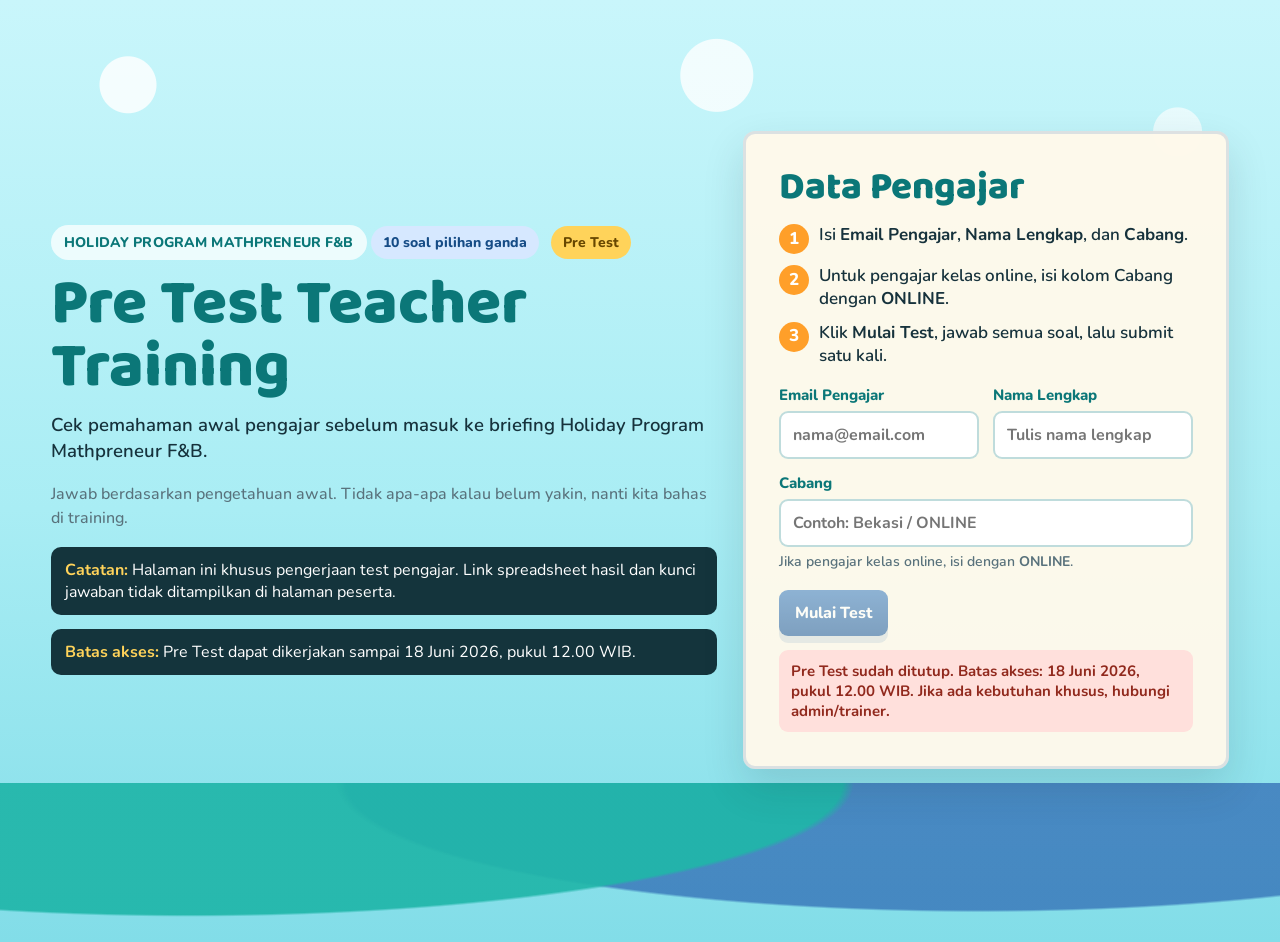
<file: index.html>
<!doctype html>
<html lang="id">
<head>
  <meta charset="utf-8">
  <meta name="viewport" content="width=device-width, initial-scale=1">
  <title>Pre Test Teacher Training</title>
  <style>
@import url('https://fonts.googleapis.com/css2?family=Baloo+2:wght@600;700;800&family=Nunito:wght@400;500;600;700;800&display=swap');
:root {
  --teal: #0b7778;
  --teal-2: #12a6a0;
  --blue: #2d67b2;
  --navy: #15343d;
  --ink: #16323c;
  --muted: #59727c;
  --cream: #fff9eb;
  --paper: #fffdf6;
  --yellow: #ffd35a;
  --orange: #ff9f29;
  --mint: #dff6df;
  --rose: #ffe2d7;
  --line: rgba(18, 91, 107, .18);
  --shadow: 0 18px 42px rgba(22, 50, 59, .14);
}
* { box-sizing: border-box; }
html { scroll-behavior: smooth; }
body {
  margin: 0;
  min-height: 100vh;
  color: var(--ink);
  font-family: "Nunito", system-ui, -apple-system, BlinkMacSystemFont, "Segoe UI", sans-serif;
  background:
    radial-gradient(circle at 10% 9%, rgba(255,255,255,.82) 0 28px, transparent 29px),
    radial-gradient(circle at 56% 8%, rgba(255,255,255,.78) 0 36px, transparent 37px),
    radial-gradient(circle at 92% 14%, rgba(255,255,255,.62) 0 24px, transparent 25px),
    linear-gradient(180deg, #c9f6fb 0%, #a9edf4 54%, #82dde8 100%);
}
body::before {
  content: "";
  position: fixed;
  inset: auto -5vw -5vh -5vw;
  height: 18vh;
  background:
    radial-gradient(80% 140% at 18% 0%, rgba(32, 181, 168, .92) 0 58%, transparent 59%),
    radial-gradient(80% 140% at 74% 0%, rgba(45, 103, 178, .72) 0 56%, transparent 57%);
  pointer-events: none;
  z-index: 0;
}
main { position: relative; z-index: 1; }
h1, h2, h3, p { margin-top: 0; }
h1, h2, h3 {
  font-family: "Baloo 2", "Nunito", system-ui, sans-serif;
  letter-spacing: 0;
}
h1 {
  margin-bottom: 12px;
  color: var(--teal);
  font-size: clamp(40px, 5vw, 66px);
  line-height: .98;
  font-weight: 800;
}
h2 {
  margin-bottom: 12px;
  color: var(--teal);
  font-size: clamp(28px, 3vw, 42px);
  line-height: 1.06;
  font-weight: 800;
}
h3 {
  margin-bottom: 8px;
  color: var(--blue);
  font-size: clamp(20px, 1.55vw, 26px);
  line-height: 1.16;
  font-weight: 800;
}
a { color: inherit; }
.shell { padding: 34px clamp(18px, 4vw, 66px) 76px; }
.hero {
  min-height: calc(100vh - 68px);
  display: grid;
  grid-template-columns: minmax(0, 1.04fr) minmax(320px, .76fr);
  gap: 26px;
  align-items: center;
}
.card, .panel, .question, .metric {
  background: rgba(255, 249, 235, .96);
  border: 3px solid rgba(45, 103, 178, .16);
  border-radius: 12px;
  box-shadow: var(--shadow);
}
.panel { padding: clamp(22px, 2.6vw, 34px); }
.card { padding: 22px; }
.lead {
  max-width: 790px;
  font-size: clamp(18px, 1.45vw, 23px);
  line-height: 1.42;
  font-weight: 600;
}
.text {
  color: var(--muted);
  font-size: clamp(16px, 1.05vw, 19px);
  line-height: 1.48;
  font-weight: 500;
}
.eyebrow {
  display: inline-flex;
  width: fit-content;
  align-items: center;
  margin: 0 0 14px;
  padding: 8px 13px;
  border-radius: 999px;
  background: rgba(255, 255, 255, .74);
  color: var(--teal);
  font-size: 14px;
  font-weight: 800;
  letter-spacing: .01em;
  text-transform: uppercase;
}
.tag {
  display: inline-flex;
  width: fit-content;
  align-items: center;
  margin: 0 8px 10px 0;
  padding: 7px 12px;
  border-radius: 999px;
  background: var(--yellow);
  color: #674700;
  font-size: 14px;
  font-weight: 800;
}
.tag.blue { background: #d6e8ff; color: #164c86; }
.tag.green { background: var(--mint); color: #246a2a; }
.tag.orange { background: #ffe3b0; color: #744300; }
.steps {
  display: grid;
  gap: 11px;
  margin: 16px 0 0;
  padding: 0;
  list-style: none;
}
.steps li {
  display: flex;
  gap: 10px;
  align-items: flex-start;
  font-size: 17px;
  line-height: 1.34;
  font-weight: 600;
}
.steps span {
  flex: 0 0 30px;
  width: 30px;
  height: 30px;
  display: grid;
  place-items: center;
  border-radius: 50%;
  background: var(--orange);
  color: white;
  font-weight: 800;
}
.form-grid {
  display: grid;
  grid-template-columns: repeat(2, minmax(0, 1fr));
  gap: 14px;
  margin-top: 18px;
}
.field.full { grid-column: 1 / -1; }
.field label {
  display: block;
  margin-bottom: 6px;
  color: var(--teal);
  font-size: 15px;
  font-weight: 800;
}
.field input, .field select {
  width: 100%;
  min-height: 48px;
  padding: 10px 12px;
  border: 2px solid rgba(11, 119, 120, .26);
  border-radius: 9px;
  background: white;
  color: var(--ink);
  font: 700 16px "Nunito", system-ui, sans-serif;
  outline: none;
}
.field input:focus, .field select:focus { border-color: var(--teal); box-shadow: 0 0 0 4px rgba(18, 166, 160, .14); }
.hint {
  margin: 6px 0 0;
  color: var(--muted);
  font-size: 14px;
  line-height: 1.32;
  font-weight: 600;
}
.button-row {
  display: flex;
  flex-wrap: wrap;
  gap: 10px;
  align-items: center;
  margin-top: 18px;
}
.button {
  display: inline-flex;
  align-items: center;
  justify-content: center;
  min-height: 46px;
  padding: 11px 16px;
  border: 0;
  border-radius: 9px;
  background: linear-gradient(180deg, #3f7fc2, #245f9f);
  color: white;
  font: 800 16px "Nunito", system-ui, sans-serif;
  text-decoration: none;
  cursor: pointer;
  box-shadow: 0 7px 0 rgba(36, 95, 159, .18);
}
.button.secondary { background: linear-gradient(180deg, #26b6aa, #158b89); box-shadow: 0 7px 0 rgba(21, 139, 137, .18); }
.button.light { background: #fff; color: var(--teal); border: 2px solid rgba(11,119,120,.28); box-shadow: none; }
.button.warn { background: linear-gradient(180deg, #ffb743, #f29420); color: #3e2900; box-shadow: 0 7px 0 rgba(242,148,32,.18); }
.button:disabled { opacity: .58; cursor: not-allowed; }
.status {
  display: none;
  margin-top: 14px;
  padding: 11px 12px;
  border-radius: 9px;
  font-size: 15px;
  line-height: 1.35;
  font-weight: 700;
}
.status.show { display: block; }
.status.warn { background: #fff1b8; color: #725000; }
.status.ok { background: #dcf8de; color: #17641d; }
.status.err { background: #ffe0dc; color: #91291d; }
.hidden { display: none !important; }
.quiz-head {
  display: flex;
  flex-wrap: wrap;
  gap: 8px;
  margin-bottom: 14px;
}
.pill {
  display: inline-flex;
  padding: 7px 11px;
  border-radius: 999px;
  background: #e1f6ff;
  color: var(--blue);
  font-size: 14px;
  font-weight: 800;
}
.question {
  margin: 16px 0;
  padding: 20px;
}
.question h3 {
  color: var(--teal);
  font-size: clamp(20px, 1.4vw, 24px);
  line-height: 1.22;
}
.option {
  display: flex;
  gap: 10px;
  align-items: flex-start;
  margin: 10px 0;
  padding: 12px 14px;
  border: 2px solid rgba(45, 103, 178, .14);
  border-radius: 10px;
  background: rgba(255,255,255,.8);
  font-size: clamp(16px, 1vw, 18px);
  line-height: 1.36;
  font-weight: 500;
  cursor: pointer;
}
.option:hover { border-color: rgba(11,119,120,.34); background: #fff; }
.option input { flex: 0 0 auto; margin-top: 4px; transform: scale(1.08); }
.option strong { color: var(--blue); }
.grid {
  display: grid;
  grid-template-columns: repeat(3, minmax(0, 1fr));
  gap: 16px;
}
.section { padding: 26px 0 0; }
.metrics {
  display: grid;
  grid-template-columns: repeat(4, minmax(0, 1fr));
  gap: 14px;
  margin: 18px 0;
}
.metric { padding: 18px; text-align: center; }
.metric strong {
  display: block;
  color: var(--teal);
  font-family: "Baloo 2", "Nunito", system-ui, sans-serif;
  font-size: 42px;
  line-height: 1;
  font-weight: 800;
}
.metric span { color: var(--blue); font-weight: 800; }
.filters {
  display: grid;
  grid-template-columns: repeat(3, minmax(160px, 1fr));
  gap: 12px;
}
.table-wrap {
  overflow-x: auto;
  margin-top: 16px;
  border-radius: 12px;
  box-shadow: var(--shadow);
}
table {
  width: 100%;
  min-width: 940px;
  border-collapse: collapse;
  background: rgba(255, 249, 235, .98);
}
th, td {
  padding: 11px 12px;
  border: 2px solid rgba(11,119,120,.14);
  text-align: left;
  vertical-align: top;
  font-size: 14px;
  line-height: 1.3;
  font-weight: 500;
}
th { background: var(--blue); color: white; font-weight: 800; }
td strong { color: var(--teal); }
.answer-block { margin-top: 16px; }
.answer-block ol { margin: 0; padding-left: 24px; }
.answer-block li {
  margin: 9px 0;
  font-size: 16px;
  line-height: 1.36;
  font-weight: 500;
}
.answer-key {
  display: inline-flex;
  min-width: 32px;
  justify-content: center;
  margin-right: 8px;
  padding: 3px 8px;
  border-radius: 999px;
  background: var(--yellow);
  color: #684400;
  font-weight: 800;
}
.note {
  margin-top: 14px;
  padding: 12px 14px;
  border-radius: 10px;
  background: #14343c;
  color: white;
}
.note strong { color: var(--yellow); }
@media (max-width: 980px) {
  .hero, .form-grid, .grid, .metrics, .filters { grid-template-columns: 1fr; }
  .hero { min-height: auto; }
  .field.full { grid-column: auto; }
  h1 { font-size: clamp(38px, 10vw, 56px); }
}
</style>
</head>
<body>
<main class="shell">
  <form id="testForm" novalidate>
    <section class="hero" id="introCard">
      <div>
        <p class="eyebrow">Holiday Program Mathpreneur F&B</p>
        <span class="tag blue">10 soal pilihan ganda</span>
        <span class="tag">Pre Test</span>
        <h1>Pre Test Teacher Training</h1>
        <p class="lead">Cek pemahaman awal pengajar sebelum masuk ke briefing Holiday Program Mathpreneur F&amp;B.</p>
        <p class="text">Jawab berdasarkan pengetahuan awal. Tidak apa-apa kalau belum yakin, nanti kita bahas di training.</p>
        <div class="note"><strong>Catatan:</strong> Halaman ini khusus pengerjaan test pengajar. Link spreadsheet hasil dan kunci jawaban tidak ditampilkan di halaman peserta.</div>
        <div class="note"><strong>Batas akses:</strong> Pre Test dapat dikerjakan sampai 18 Juni 2026, pukul 12.00 WIB.</div>
      </div>
      <div class="panel">
        <h2>Data Pengajar</h2>
        <ul class="steps">
          <li><span>1</span><div>Isi <strong>Email Pengajar</strong>, <strong>Nama Lengkap</strong>, dan <strong>Cabang</strong>.</div></li>
          <li><span>2</span><div>Untuk pengajar kelas online, isi kolom Cabang dengan <strong>ONLINE</strong>.</div></li>
          <li><span>3</span><div>Klik <strong>Mulai Test</strong>, jawab semua soal, lalu submit satu kali.</div></li>
        </ul>
        <div class="form-grid">
          <div class="field">
            <label for="email">Email Pengajar</label>
            <input id="email" name="email" type="email" placeholder="nama@email.com" autocomplete="email" required>
          </div>
          <div class="field">
            <label for="teacherName">Nama Lengkap</label>
            <input id="teacherName" name="teacherName" type="text" placeholder="Tulis nama lengkap" autocomplete="name" required>
          </div>
          <div class="field full">
            <label for="branchName">Cabang</label>
            <input id="branchName" name="branchName" type="text" placeholder="Contoh: Bekasi / ONLINE" required>
            <p class="hint">Jika pengajar kelas online, isi dengan <strong>ONLINE</strong>.</p>
          </div>
        </div>
        <div class="button-row">
          <button class="button" type="button" id="startButton">Mulai Test</button>
        </div>
        <div class="status" id="statusBox" role="status"></div>
      </div>
    </section>
    <section class="card hidden" id="quizCard">
      <div class="quiz-head">
        <span class="pill">Teacher Training</span>
        <span class="pill">Pre Test</span>
        <span class="pill" id="participantPill">Pengajar</span>
      </div>
      <h1>Pre Test Teacher Training</h1>
      <p class="lead">Pilih satu jawaban yang paling tepat.</p>
      <section class="question">
    <h3>1. Tujuan utama Holiday Program Mathpreneur F&amp;B adalah ...</h3>
    <label class="option">
        <input type="radio" name="q1" value="A" required>
        <strong>A.</strong>
        <span>Siswa menghafal resep makanan sebanyak mungkin.</span>
      </label>
<label class="option">
        <input type="radio" name="q1" value="B" required>
        <strong>B.</strong>
        <span>Siswa belajar membuat ide produk F&amp;B, menghitung sederhana, dan mempresentasikan produknya.</span>
      </label>
<label class="option">
        <input type="radio" name="q1" value="C" required>
        <strong>C.</strong>
        <span>Siswa hanya menonton guru menjelaskan bisnis.</span>
      </label>
<label class="option">
        <input type="radio" name="q1" value="D" required>
        <strong>D.</strong>
        <span>Siswa mengikuti lomba memasak tanpa worksheet.</span>
      </label>
  </section>
<section class="question">
    <h3>2. Perbedaan utama kelas offline dan online dalam program ini adalah ...</h3>
    <label class="option">
        <input type="radio" name="q2" value="A" required>
        <strong>A.</strong>
        <span>Offline tidak memakai matematika, online memakai matematika.</span>
      </label>
<label class="option">
        <input type="radio" name="q2" value="B" required>
        <strong>B.</strong>
        <span>Offline berakhir dengan market day internal, online berakhir dengan online product showcase.</span>
      </label>
<label class="option">
        <input type="radio" name="q2" value="C" required>
        <strong>C.</strong>
        <span>Online tidak memakai worksheet sama sekali.</span>
      </label>
<label class="option">
        <input type="radio" name="q2" value="D" required>
        <strong>D.</strong>
        <span>Offline hanya berisi pre test dan post test.</span>
      </label>
  </section>
<section class="question">
    <h3>3. Hal paling tepat dilakukan guru sebelum kelas dimulai adalah ...</h3>
    <label class="option">
        <input type="radio" name="q3" value="A" required>
        <strong>A.</strong>
        <span>Mencari file saat siswa sudah masuk kelas.</span>
      </label>
<label class="option">
        <input type="radio" name="q3" value="B" required>
        <strong>B.</strong>
        <span>Membuka hub GitHub, membaca rundown, mengecek deck, worksheet, dan link penting.</span>
      </label>
<label class="option">
        <input type="radio" name="q3" value="C" required>
        <strong>C.</strong>
        <span>Menunggu siswa bertanya dulu baru membuka materi.</span>
      </label>
<label class="option">
        <input type="radio" name="q3" value="D" required>
        <strong>D.</strong>
        <span>Langsung membagikan kunci jawaban agar kelas cepat selesai.</span>
      </label>
  </section>
<section class="question">
    <h3>4. Dalam kelas online, siswa sebaiknya menyiapkan ...</h3>
    <label class="option">
        <input type="radio" name="q4" value="A" required>
        <strong>A.</strong>
        <span>Worksheet yang sudah diprint, alat tulis, dan device untuk meeting.</span>
      </label>
<label class="option">
        <input type="radio" name="q4" value="B" required>
        <strong>B.</strong>
        <span>Hanya kamera tanpa alat tulis.</span>
      </label>
<label class="option">
        <input type="radio" name="q4" value="C" required>
        <strong>C.</strong>
        <span>Produk jualan dari hari pertama.</span>
      </label>
<label class="option">
        <input type="radio" name="q4" value="D" required>
        <strong>D.</strong>
        <span>Kunci jawaban pre test.</span>
      </label>
  </section>
<section class="question">
    <h3>5. Jika guru ingin membuka semua kebutuhan mengajar, tempat pertama yang paling aman dibuka adalah ...</h3>
    <label class="option">
        <input type="radio" name="q5" value="A" required>
        <strong>A.</strong>
        <span>Folder acak di laptop pribadi.</span>
      </label>
<label class="option">
        <input type="radio" name="q5" value="B" required>
        <strong>B.</strong>
        <span>Link hub GitHub sesuai format kelas, online atau offline.</span>
      </label>
<label class="option">
        <input type="radio" name="q5" value="C" required>
        <strong>C.</strong>
        <span>Chat lama yang belum tentu lengkap.</span>
      </label>
<label class="option">
        <input type="radio" name="q5" value="D" required>
        <strong>D.</strong>
        <span>Halaman kunci jawaban terlebih dahulu.</span>
      </label>
  </section>
<section class="question">
    <h3>6. Saat mengajar siswa SD, instruksi yang paling baik adalah ...</h3>
    <label class="option">
        <input type="radio" name="q6" value="A" required>
        <strong>A.</strong>
        <span>Panjang, cepat, dan banyak istilah sulit.</span>
      </label>
<label class="option">
        <input type="radio" name="q6" value="B" required>
        <strong>B.</strong>
        <span>Pendek, konkret, diberi contoh, lalu siswa diberi waktu mencoba.</span>
      </label>
<label class="option">
        <input type="radio" name="q6" value="C" required>
        <strong>C.</strong>
        <span>Hanya dibaca dari slide tanpa interaksi.</span>
      </label>
<label class="option">
        <input type="radio" name="q6" value="D" required>
        <strong>D.</strong>
        <span>Selalu menggunakan istilah bisnis orang dewasa.</span>
      </label>
  </section>
<section class="question">
    <h3>7. Pre test dan post test berguna untuk ...</h3>
    <label class="option">
        <input type="radio" name="q7" value="A" required>
        <strong>A.</strong>
        <span>Mengukur pemahaman awal dan perubahan pemahaman setelah belajar.</span>
      </label>
<label class="option">
        <input type="radio" name="q7" value="B" required>
        <strong>B.</strong>
        <span>Mengganti seluruh kegiatan worksheet.</span>
      </label>
<label class="option">
        <input type="radio" name="q7" value="C" required>
        <strong>C.</strong>
        <span>Menentukan siswa boleh ikut kelas atau tidak.</span>
      </label>
<label class="option">
        <input type="radio" name="q7" value="D" required>
        <strong>D.</strong>
        <span>Membuat siswa menghafal semua nama slide.</span>
      </label>
  </section>
<section class="question">
    <h3>8. Setelah sesi kelas berakhir, guru perlu mengisi berita acara karena ...</h3>
    <label class="option">
        <input type="radio" name="q8" value="A" required>
        <strong>A.</strong>
        <span>Agar dokumentasi, evaluasi, kendala, dan progres kelas tercatat.</span>
      </label>
<label class="option">
        <input type="radio" name="q8" value="B" required>
        <strong>B.</strong>
        <span>Agar guru tidak perlu mengajar sesi berikutnya.</span>
      </label>
<label class="option">
        <input type="radio" name="q8" value="C" required>
        <strong>C.</strong>
        <span>Agar siswa tidak perlu mengerjakan worksheet.</span>
      </label>
<label class="option">
        <input type="radio" name="q8" value="D" required>
        <strong>D.</strong>
        <span>Agar link GitHub bisa dibuka.</span>
      </label>
  </section>
<section class="question">
    <h3>9. Jika guru sedang share screen, hal yang perlu diperhatikan adalah ...</h3>
    <label class="option">
        <input type="radio" name="q9" value="A" required>
        <strong>A.</strong>
        <span>Menampilkan semua tab termasuk kunci jawaban.</span>
      </label>
<label class="option">
        <input type="radio" name="q9" value="B" required>
        <strong>B.</strong>
        <span>Share hanya halaman yang sedang dipakai siswa dan tidak membuka kunci jawaban.</span>
      </label>
<label class="option">
        <input type="radio" name="q9" value="C" required>
        <strong>C.</strong>
        <span>Membiarkan notifikasi pribadi muncul.</span>
      </label>
<label class="option">
        <input type="radio" name="q9" value="D" required>
        <strong>D.</strong>
        <span>Membuka dashboard hasil saat siswa sedang mengerjakan soal.</span>
      </label>
  </section>
<section class="question">
    <h3>10. Kalimat guru yang paling membantu siswa saat ide produknya belum rapi adalah ...</h3>
    <label class="option">
        <input type="radio" name="q10" value="A" required>
        <strong>A.</strong>
        <span>Ini salah, ganti semuanya.</span>
      </label>
<label class="option">
        <input type="radio" name="q10" value="B" required>
        <strong>B.</strong>
        <span>Idemu sudah punya bahan utama. Yuk kita buat lebih sederhana dan aman dibuat di rumah.</span>
      </label>
<label class="option">
        <input type="radio" name="q10" value="C" required>
        <strong>C.</strong>
        <span>Tidak usah dikerjakan.</span>
      </label>
<label class="option">
        <input type="radio" name="q10" value="D" required>
        <strong>D.</strong>
        <span>Tunggu teman lain saja.</span>
      </label>
  </section>
      <div class="button-row">
        <button class="button secondary" type="submit" id="submitButton">Submit Jawaban</button>
      </div>
      <div class="status" id="quizStatusBox" role="status"></div>
    </section>
  </form>
</main>
<script>"use strict";
const TEST_KEY = "pre";
const RESULT_CONFIG = {"supabaseUrl":"https://suifgsvtcbrawzdhyuhk.supabase.co","storageKey":"sb_publishable_9BdHYLcpIS0B6Z92WxXf_Q_WpWBswLB","resultPrefix":"api/math-champs-fnb-teacher-training-results-20260617"};
const ACCESS_LIMIT = {"closesAt":"2026-06-18T12:00:00+07:00","label":"18 Juni 2026, pukul 12.00 WIB"};
const TESTS = {"pre":{"testId":"teacher-training-pre","fileName":"pre-test-teacher-training.html","title":"Pre Test Teacher Training","eyebrow":"10 soal pilihan ganda","kindId":"pre","kind":"Pre Test","description":"Cek pemahaman awal pengajar sebelum masuk ke briefing Holiday Program Mathpreneur F&B.","introNote":"Jawab berdasarkan pengetahuan awal. Tidak apa-apa kalau belum yakin, nanti kita bahas di training.","questions":[{"question":"Tujuan utama Holiday Program Mathpreneur F&B adalah ...","choices":["Siswa menghafal resep makanan sebanyak mungkin.","Siswa belajar membuat ide produk F&B, menghitung sederhana, dan mempresentasikan produknya.","Siswa hanya menonton guru menjelaskan bisnis.","Siswa mengikuti lomba memasak tanpa worksheet."],"answer":"B"},{"question":"Perbedaan utama kelas offline dan online dalam program ini adalah ...","choices":["Offline tidak memakai matematika, online memakai matematika.","Offline berakhir dengan market day internal, online berakhir dengan online product showcase.","Online tidak memakai worksheet sama sekali.","Offline hanya berisi pre test dan post test."],"answer":"B"},{"question":"Hal paling tepat dilakukan guru sebelum kelas dimulai adalah ...","choices":["Mencari file saat siswa sudah masuk kelas.","Membuka hub GitHub, membaca rundown, mengecek deck, worksheet, dan link penting.","Menunggu siswa bertanya dulu baru membuka materi.","Langsung membagikan kunci jawaban agar kelas cepat selesai."],"answer":"B"},{"question":"Dalam kelas online, siswa sebaiknya menyiapkan ...","choices":["Worksheet yang sudah diprint, alat tulis, dan device untuk meeting.","Hanya kamera tanpa alat tulis.","Produk jualan dari hari pertama.","Kunci jawaban pre test."],"answer":"A"},{"question":"Jika guru ingin membuka semua kebutuhan mengajar, tempat pertama yang paling aman dibuka adalah ...","choices":["Folder acak di laptop pribadi.","Link hub GitHub sesuai format kelas, online atau offline.","Chat lama yang belum tentu lengkap.","Halaman kunci jawaban terlebih dahulu."],"answer":"B"},{"question":"Saat mengajar siswa SD, instruksi yang paling baik adalah ...","choices":["Panjang, cepat, dan banyak istilah sulit.","Pendek, konkret, diberi contoh, lalu siswa diberi waktu mencoba.","Hanya dibaca dari slide tanpa interaksi.","Selalu menggunakan istilah bisnis orang dewasa."],"answer":"B"},{"question":"Pre test dan post test berguna untuk ...","choices":["Mengukur pemahaman awal dan perubahan pemahaman setelah belajar.","Mengganti seluruh kegiatan worksheet.","Menentukan siswa boleh ikut kelas atau tidak.","Membuat siswa menghafal semua nama slide."],"answer":"A"},{"question":"Setelah sesi kelas berakhir, guru perlu mengisi berita acara karena ...","choices":["Agar dokumentasi, evaluasi, kendala, dan progres kelas tercatat.","Agar guru tidak perlu mengajar sesi berikutnya.","Agar siswa tidak perlu mengerjakan worksheet.","Agar link GitHub bisa dibuka."],"answer":"A"},{"question":"Jika guru sedang share screen, hal yang perlu diperhatikan adalah ...","choices":["Menampilkan semua tab termasuk kunci jawaban.","Share hanya halaman yang sedang dipakai siswa dan tidak membuka kunci jawaban.","Membiarkan notifikasi pribadi muncul.","Membuka dashboard hasil saat siswa sedang mengerjakan soal."],"answer":"B"},{"question":"Kalimat guru yang paling membantu siswa saat ide produknya belum rapi adalah ...","choices":["Ini salah, ganti semuanya.","Idemu sudah punya bahan utama. Yuk kita buat lebih sederhana dan aman dibuat di rumah.","Tidak usah dikerjakan.","Tunggu teman lain saja."],"answer":"B"}]}};
const TEST = TESTS[TEST_KEY];

function el(id) { return document.getElementById(id); }
function clean(value) { return String(value || "").replace(/[\n\r]+/g, " ").trim(); }
function setStatus(target, type, message) {
  const box = el(target);
  box.className = "status show " + type;
  box.textContent = message;
}
function participantKey(email) {
  return TEST.testId + "|" + String(email || "").trim().toLowerCase();
}
function localSubmitted(email) {
  return localStorage.getItem("mathchamps-teacher-training-submitted:" + participantKey(email)) === "1";
}
function markSubmitted(email) {
  localStorage.setItem("mathchamps-teacher-training-submitted:" + participantKey(email), "1");
}
function resultPrefix() {
  return RESULT_CONFIG.resultPrefix + "/" + TEST.testId;
}
function storageReady() {
  return Boolean(RESULT_CONFIG.supabaseUrl && RESULT_CONFIG.storageKey && RESULT_CONFIG.resultPrefix);
}
function isClosed() {
  return ACCESS_LIMIT && Date.now() > new Date(ACCESS_LIMIT.closesAt).getTime();
}
function closedMessage() {
  return TEST.kind + " sudah ditutup. Batas akses: " + ACCESS_LIMIT.label + ". Jika ada kebutuhan khusus, hubungi admin/trainer.";
}
function applyAccessLimit() {
  if (!ACCESS_LIMIT) return false;
  if (isClosed()) {
    el("startButton").disabled = true;
    setStatus("statusBox", "err", closedMessage());
    return true;
  }
  setStatus("statusBox", "warn", "Batas akses " + TEST.kind + ": " + ACCESS_LIMIT.label + ".");
  return false;
}
function formData() {
  return {
    email: clean(el("email").value).toLowerCase(),
    name: clean(el("teacherName").value),
    branch: clean(el("branchName").value)
  };
}
function collectAnswers() {
  const answers = {};
  TEST.questions.forEach((_, index) => {
    const name = "q" + (index + 1);
    const checked = document.querySelector('input[name="' + name + '"]:checked');
    answers[name] = checked ? checked.value : "";
  });
  return answers;
}
function countCorrect(answers) {
  return TEST.questions.reduce((total, question, index) => total + (answers["q" + (index + 1)] === question.answer ? 1 : 0), 0);
}
function scoreFrom(correct) {
  return Math.round((correct / TEST.questions.length) * 100);
}
async function listRemoteResults() {
  if (!storageReady()) return [];
  const response = await fetch(RESULT_CONFIG.supabaseUrl + "/storage/v1/object/list/html-pages", {
    method: "POST",
    headers: {
      apikey: RESULT_CONFIG.storageKey,
      Authorization: "Bearer " + RESULT_CONFIG.storageKey,
      "Content-Type": "application/json"
    },
    body: JSON.stringify({
      prefix: resultPrefix(),
      limit: 1000,
      offset: 0,
      sortBy: { column: "created_at", order: "desc" }
    })
  });
  if (!response.ok) throw new Error(await response.text());
  const files = await response.json();
  const rows = [];
  for (const file of files.filter((item) => item.name && item.name.endsWith(".json"))) {
    const url = RESULT_CONFIG.supabaseUrl + "/storage/v1/object/public/html-pages/" + resultPrefix() + "/" + file.name + "?v=" + Date.now();
    const itemResponse = await fetch(url);
    if (itemResponse.ok) rows.push(await itemResponse.json());
  }
  return rows;
}
async function remoteAlreadySubmitted(email) {
  const rows = await listRemoteResults();
  const normalizedEmail = String(email).trim().toLowerCase();
  const key = participantKey(email);
  return rows.some((row) => {
    const rowEmail = String(row.email || row.participant_email || "").trim().toLowerCase();
    const rowTestId = String(row.testId || row.test_id || "");
    return row.participant_key === key || (rowEmail === normalizedEmail && rowTestId === TEST.testId);
  });
}
async function savePayload(payload) {
  if (!storageReady()) throw new Error("Konfigurasi penyimpanan hasil belum lengkap.");
  const fileName = Date.now() + "-" + Math.random().toString(36).slice(2, 10) + ".json";
  const objectPath = resultPrefix() + "/" + fileName;
  const response = await fetch(RESULT_CONFIG.supabaseUrl + "/storage/v1/object/html-pages/" + objectPath, {
    method: "POST",
    headers: {
      apikey: RESULT_CONFIG.storageKey,
      Authorization: "Bearer " + RESULT_CONFIG.storageKey,
      "Content-Type": "application/json",
      "x-upsert": "false"
    },
    body: JSON.stringify(payload)
  });
  if (!response.ok) throw new Error(await response.text());
  return fileName;
}

el("startButton").addEventListener("click", () => {
  if (applyAccessLimit()) return;
  const data = formData();
  if (!data.email || !data.email.includes("@") || !data.name || !data.branch) {
    setStatus("statusBox", "warn", "Isi Email Pengajar, Nama Lengkap, dan Cabang dulu ya. Untuk kelas online, isi Cabang dengan ONLINE.");
    return;
  }
  if (localSubmitted(data.email)) {
    setStatus("statusBox", "warn", "Email ini sudah pernah submit test ini di device ini. Jika ada kesalahan, hubungi admin/trainer.");
    return;
  }
  el("participantPill").textContent = data.name + " | " + data.branch;
  el("introCard").classList.add("hidden");
  el("quizCard").classList.remove("hidden");
  window.scrollTo({ top: 0, behavior: "smooth" });
});

el("testForm").addEventListener("submit", async (event) => {
  event.preventDefault();
  if (ACCESS_LIMIT && isClosed()) {
    setStatus("quizStatusBox", "err", closedMessage());
    return;
  }
  const data = formData();
  if (!data.email || !data.email.includes("@") || !data.name || !data.branch) {
    setStatus("quizStatusBox", "warn", "Data pengajar belum lengkap.");
    return;
  }
  const answers = collectAnswers();
  if (Object.values(answers).some((answer) => !answer)) {
    setStatus("quizStatusBox", "warn", "Masih ada soal yang belum dijawab.");
    return;
  }
  const submitButton = el("submitButton");
  submitButton.disabled = true;
  setStatus("quizStatusBox", "warn", "Menyimpan jawaban ke dashboard hasil...");
  try {
    if (localSubmitted(data.email) || await remoteAlreadySubmitted(data.email)) {
      setStatus("quizStatusBox", "warn", "Email ini sudah pernah submit test ini. Jika ada kesalahan, hubungi admin/trainer.");
      submitButton.disabled = false;
      return;
    }
  } catch (error) {
    console.warn("Remote duplicate check skipped:", error);
  }
  try {
    const now = new Date();
    const correct = countCorrect(answers);
    const score = scoreFrom(correct);
    const payload = {
      submitted_at: now.toISOString(),
      submittedAt: now.toISOString(),
      submitted_date: now.toLocaleDateString("id-ID", { timeZone: "Asia/Jakarta", day: "2-digit", month: "short", year: "numeric" }),
      submitted_time: now.toLocaleTimeString("id-ID", { timeZone: "Asia/Jakarta", hour: "2-digit", minute: "2-digit", second: "2-digit" }),
      program: "Holiday Program Mathpreneur F&B - Teacher Training",
      testId: TEST.testId,
      test_id: TEST.testId,
      kind: TEST.kindId,
      kind_label: TEST.kind,
      email: data.email,
      participant_email: data.email,
      name: data.name,
      teacherName: data.name,
      branch: data.branch,
      branchName: data.branch,
      classMode: data.branch.toUpperCase() === "ONLINE" ? "Online" : "Offline",
      correct,
      totalQuestions: TEST.questions.length,
      score,
      participant_key: participantKey(data.email),
      answers,
      answer_labels: TEST.questions.map((_, index) => answers["q" + (index + 1)]),
      questions: TEST.questions.map((question) => question.question)
    };
    await savePayload(payload);
    markSubmitted(data.email);
    setStatus("quizStatusBox", "ok", "Jawaban tersimpan. Skor kamu: " + score + ". Trainer bisa melihat hasilnya di dashboard.");
  } catch (error) {
    console.error(error);
    setStatus("quizStatusBox", "err", "Jawaban belum berhasil tersimpan. Cek koneksi internet, lalu klik Submit lagi.");
    submitButton.disabled = false;
  }
});
applyAccessLimit();</script>
</body>
</html>
</file>
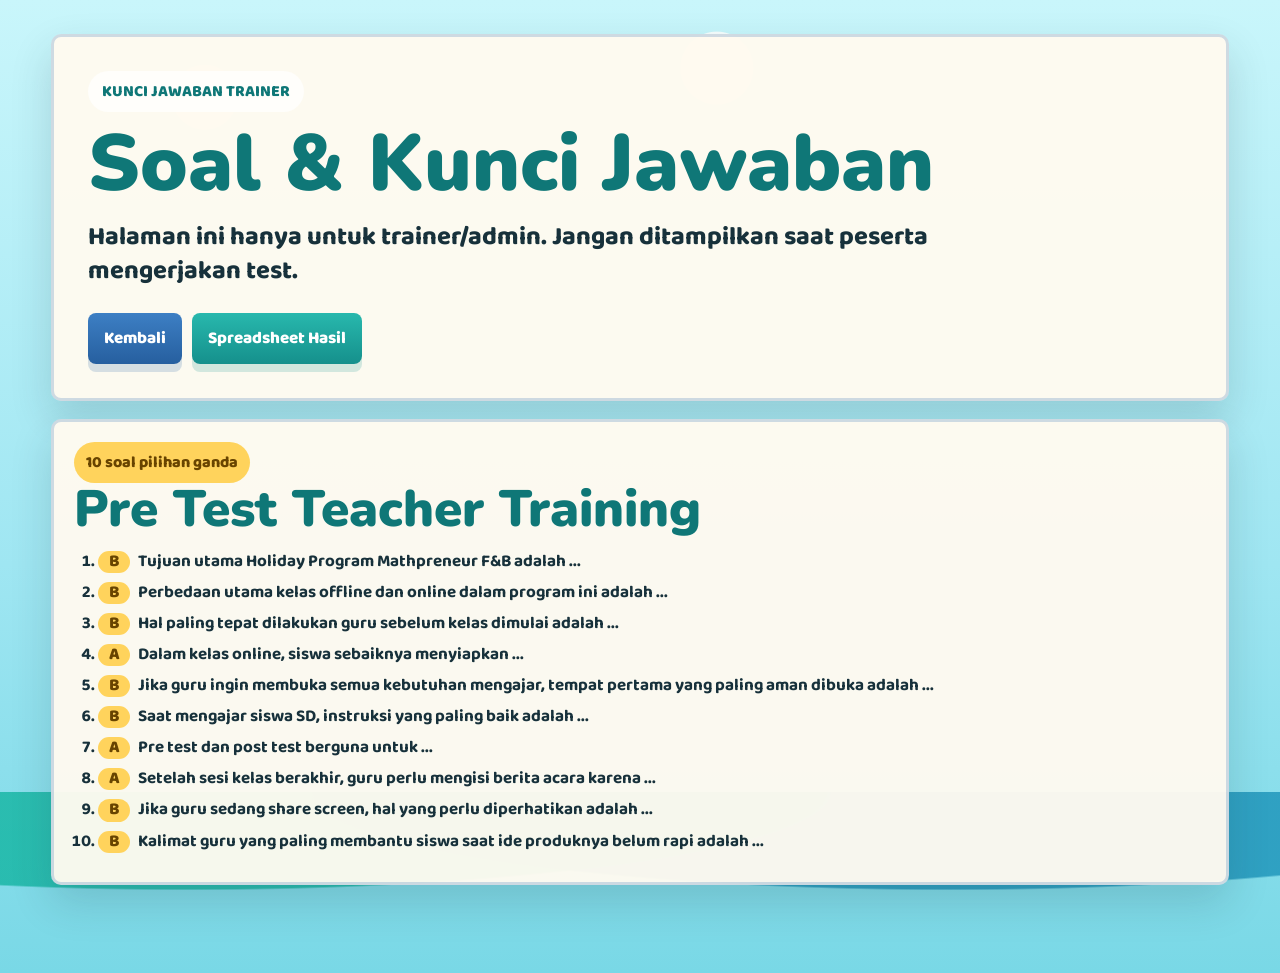
<file: answer-key.html>
<!doctype html>
<html lang="id">
<head>
  <meta charset="utf-8">
  <meta name="viewport" content="width=device-width, initial-scale=1">
  <title>Soal &amp; Kunci Jawaban Teacher Training</title>
  <style>

@import url('https://fonts.googleapis.com/css2?family=Baloo+2:wght@500;700;800&family=Nunito:wght@700;800;900&display=swap');
:root {
  --teal: #0f7777;
  --teal-dark: #0a6564;
  --sea: #24aaa6;
  --blue: #2c66ad;
  --ink: #17313b;
  --muted: #5d7480;
  --paper: #fffaf0;
  --yellow: #ffd35c;
  --orange: #ff9d25;
  --coral: #f06e61;
  --mint: #daf4df;
  --line: rgba(15, 119, 119, .24);
  --shadow: 0 18px 42px rgba(22, 50, 59, .16);
}
* { box-sizing: border-box; }
html { scroll-behavior: smooth; }
body {
  margin: 0;
  min-height: 100vh;
  font-family: "Baloo 2", "Nunito", system-ui, -apple-system, BlinkMacSystemFont, "Segoe UI", sans-serif;
  color: var(--ink);
  background:
    radial-gradient(circle at 16% 10%, rgba(255,255,255,.9) 0 32px, transparent 33px),
    radial-gradient(circle at 56% 7%, rgba(255,255,255,.85) 0 36px, transparent 37px),
    linear-gradient(180deg, #c9f6fb 0%, #9fe6f2 58%, #79d8e6 100%);
}
body::after {
  content: "";
  position: fixed;
  left: -5vw;
  right: -5vw;
  bottom: -4vh;
  height: 16vh;
  background:
    radial-gradient(80% 120% at 18% 0%, rgba(34,185,170,.92) 0 56%, transparent 57%),
    radial-gradient(80% 120% at 72% 0%, rgba(38,154,190,.9) 0 56%, transparent 57%);
  pointer-events: none;
  z-index: 0;
}
a { color: inherit; }
.page, .test-shell { position: relative; z-index: 1; }
.hero {
  min-height: 74vh;
  padding: 46px clamp(20px, 5vw, 76px);
  display: grid;
  grid-template-columns: minmax(0, 1.02fr) minmax(300px, .72fr);
  gap: 30px;
  align-items: center;
}
.eyebrow {
  display: inline-flex;
  width: fit-content;
  align-items: center;
  margin: 0 0 14px;
  padding: 8px 14px;
  border-radius: 999px;
  background: rgba(255,255,255,.72);
  color: var(--teal);
  font-size: 16px;
  font-weight: 900;
  text-transform: uppercase;
}
h1, h2, h3, p { margin-top: 0; }
h1, h2, h3 {
  font-family: "Nunito", "Baloo 2", system-ui, sans-serif;
  letter-spacing: 0;
  font-weight: 900;
}
h1 {
  color: var(--teal);
  font-size: clamp(44px, 6.2vw, 82px);
  line-height: .98;
  margin-bottom: 16px;
}
h2 {
  color: var(--teal);
  font-size: clamp(32px, 4vw, 54px);
  line-height: 1.04;
  margin-bottom: 14px;
}
h3 {
  color: var(--blue);
  font-size: 26px;
  line-height: 1.1;
  margin-bottom: 10px;
}
.lead {
  max-width: 920px;
  font-size: clamp(20px, 2vw, 29px);
  line-height: 1.33;
  font-weight: 750;
}
.sublead, .card p, .card li, .panel p, .panel li {
  font-size: clamp(17px, 1.2vw, 21px);
  line-height: 1.38;
  font-weight: 650;
}
.panel, .card, .test-card, .question-card, .metric-card {
  background: rgba(255,250,240,.96);
  border: 3px solid rgba(44,102,173,.22);
  border-radius: 10px;
  box-shadow: var(--shadow);
}
.panel { padding: 24px; }
.section { padding: 26px clamp(20px, 5vw, 76px) 60px; }
.grid { display: grid; gap: 16px; }
.grid-2 { grid-template-columns: repeat(2, minmax(0, 1fr)); }
.grid-3 { grid-template-columns: repeat(3, minmax(0, 1fr)); }
.card { padding: 20px; min-height: 160px; }
.button-row, .quick-links, .actions {
  display: flex;
  flex-wrap: wrap;
  gap: 10px;
  align-items: center;
}
.button {
  display: inline-flex;
  align-items: center;
  justify-content: center;
  min-height: 46px;
  padding: 12px 16px;
  border-radius: 8px;
  border: 0;
  background: linear-gradient(180deg, #3d7fc4, #265f9f);
  color: #fff;
  text-decoration: none;
  font-weight: 900;
  font-family: inherit;
  font-size: 17px;
  cursor: pointer;
  box-shadow: 0 8px 0 rgba(38,95,159,.18);
}
.button.secondary { background: linear-gradient(180deg, #28b8ad, #15908c); box-shadow: 0 8px 0 rgba(21,144,140,.18); }
.button.light { background: #fff; color: var(--teal); border: 2px solid rgba(15,119,119,.28); box-shadow: none; }
.button.warn { background: linear-gradient(180deg, #ffb038, #f08b1d); color: #3e2900; }
.button:disabled { opacity: .58; cursor: not-allowed; }
.tag {
  display: inline-flex;
  padding: 8px 12px;
  border-radius: 999px;
  background: var(--yellow);
  color: #684400;
  font-weight: 900;
}
.tag.blue { background: #cbe2ff; color: #174e8c; }
.tag.green { background: var(--mint); color: #236326; }
.test-shell { padding: 34px clamp(18px, 4vw, 66px) 70px; }
.test-card { padding: clamp(20px, 3vw, 34px); margin-bottom: 18px; }
.test-landing {
  display: grid;
  grid-template-columns: minmax(0, .95fr) minmax(300px, .82fr);
  gap: 24px;
  align-items: start;
}
.steps { margin: 18px 0 0; padding: 0; list-style: none; display: grid; gap: 10px; }
.steps li { display: flex; gap: 10px; align-items: flex-start; font-size: 18px; font-weight: 800; line-height: 1.22; }
.steps span {
  flex: 0 0 30px;
  width: 30px;
  height: 30px;
  border-radius: 50%;
  background: var(--orange);
  color: white;
  display: inline-grid;
  place-items: center;
}
.teacher-menu {
  margin-top: 18px;
  background: #14343c;
  color: white;
  border-radius: 10px;
  padding: 12px 14px;
}
.teacher-menu summary { cursor: pointer; font-weight: 900; color: var(--yellow); }
.teacher-menu li { margin: 6px 0; line-height: 1.25; }
.form-grid {
  display: grid;
  grid-template-columns: repeat(2, minmax(0, 1fr));
  gap: 14px;
}
.field label { display: block; font-size: 15px; font-weight: 900; color: var(--teal-dark); margin-bottom: 5px; }
.field input, .field select {
  width: 100%;
  min-height: 46px;
  border-radius: 8px;
  border: 2px solid rgba(15,119,119,.28);
  background: white;
  padding: 10px 12px;
  font: 800 17px "Baloo 2", "Nunito", sans-serif;
  color: var(--ink);
}
.hidden { display: none !important; }
.quiz-topline { display: flex; flex-wrap: wrap; gap: 8px; margin-bottom: 12px; }
.quiz-pill {
  display: inline-flex;
  padding: 7px 11px;
  border-radius: 999px;
  background: #e0f5ff;
  color: var(--blue);
  font-weight: 900;
}
.question-card { padding: 20px; margin: 16px 0; }
.question-card h3 { color: var(--teal-dark); font-size: clamp(22px, 2.1vw, 31px); }
.option-label {
  display: flex;
  gap: 10px;
  align-items: flex-start;
  margin: 10px 0;
  padding: 12px 14px;
  border-radius: 8px;
  background: rgba(255,255,255,.75);
  border: 2px solid rgba(44,102,173,.16);
  font-size: clamp(17px, 1.18vw, 21px);
  line-height: 1.24;
  font-weight: 750;
}
.option-label input { margin-top: 5px; transform: scale(1.15); }
.status-box {
  min-height: 44px;
  margin-top: 12px;
  padding: 10px 12px;
  border-radius: 8px;
  font-weight: 900;
  display: none;
}
.status-box.warn, .status-box.ok, .status-box.err { display: block; }
.status-box.warn { background: #fff1b8; color: #735000; }
.status-box.ok { background: #ddf8df; color: #17691e; }
.status-box.err { background: #ffe0dc; color: #9b2a1f; }
.results-summary {
  display: grid;
  grid-template-columns: repeat(4, minmax(0, 1fr));
  gap: 14px;
  margin-bottom: 18px;
}
.metric-card { padding: 18px; text-align: center; }
.metric-card strong { display: block; font-size: 42px; color: var(--teal); line-height: 1; }
.metric-card span { font-weight: 900; color: var(--blue); }
.filter-row { display: grid; grid-template-columns: repeat(5, minmax(160px, 1fr)); gap: 12px; }
.table-wrap { overflow-x: auto; border-radius: 10px; box-shadow: var(--shadow); }
table { width: 100%; min-width: 980px; border-collapse: collapse; background: rgba(255,250,240,.96); }
th, td { padding: 11px 12px; border: 2px solid rgba(15,119,119,.16); text-align: left; vertical-align: top; font-size: 15px; line-height: 1.22; }
th { background: var(--blue); color: white; font-size: 16px; }
td strong { color: var(--teal-dark); }
.answer-list { display: grid; gap: 14px; }
.answer-block { padding: 20px; }
.answer-block ol { margin: 0; padding-left: 24px; }
.answer-block li { margin: 9px 0; font-size: 17px; font-weight: 700; line-height: 1.3; }
.answer-key { display: inline-flex; min-width: 32px; justify-content: center; border-radius: 999px; background: var(--yellow); color: #684400; font-weight: 900; margin-right: 8px; }
.footer-note { color: var(--muted); font-weight: 800; padding: 0 clamp(20px, 5vw, 76px) 34px; position: relative; z-index: 1; }
@media (max-width: 980px) {
  .hero, .test-landing, .grid-2, .grid-3, .form-grid, .results-summary, .filter-row { grid-template-columns: 1fr; }
  .hero { min-height: auto; }
  h1 { font-size: clamp(38px, 12vw, 58px); }
  .test-shell { padding-bottom: 90px; }
}

.field-hint { margin: 6px 0 0; color: var(--muted); font-size: 14px; font-weight: 800; line-height: 1.25; }

  </style>
</head>
<body>
<main class="test-shell">
  <section class="test-card">
    <p class="eyebrow">Kunci Jawaban Trainer</p>
    <h1>Soal & Kunci Jawaban</h1>
    <p class="lead">Halaman ini hanya untuk trainer/admin. Jangan ditampilkan saat peserta mengerjakan test.</p>
    <div class="button-row">
      <a class="button" href="index.html">Kembali</a>
      <a class="button secondary" href="results-dashboard.html">Spreadsheet Hasil</a>
    </div>
  </section>
  <div class="answer-list"><section class="test-card answer-block">
    <span class="tag">10 soal pilihan ganda</span>
    <h2>Pre Test Teacher Training</h2>
    <ol>
      <li><span class="answer-key">B</span>Tujuan utama Holiday Program Mathpreneur F&amp;B adalah ...</li>
      <li><span class="answer-key">B</span>Perbedaan utama kelas offline dan online dalam program ini adalah ...</li>
      <li><span class="answer-key">B</span>Hal paling tepat dilakukan guru sebelum kelas dimulai adalah ...</li>
      <li><span class="answer-key">A</span>Dalam kelas online, siswa sebaiknya menyiapkan ...</li>
      <li><span class="answer-key">B</span>Jika guru ingin membuka semua kebutuhan mengajar, tempat pertama yang paling aman dibuka adalah ...</li>
      <li><span class="answer-key">B</span>Saat mengajar siswa SD, instruksi yang paling baik adalah ...</li>
      <li><span class="answer-key">A</span>Pre test dan post test berguna untuk ...</li>
      <li><span class="answer-key">A</span>Setelah sesi kelas berakhir, guru perlu mengisi berita acara karena ...</li>
      <li><span class="answer-key">B</span>Jika guru sedang share screen, hal yang perlu diperhatikan adalah ...</li>
      <li><span class="answer-key">B</span>Kalimat guru yang paling membantu siswa saat ide produknya belum rapi adalah ...</li>
    </ol>
  </section></div>
</main>

</body>
</html>
</file>
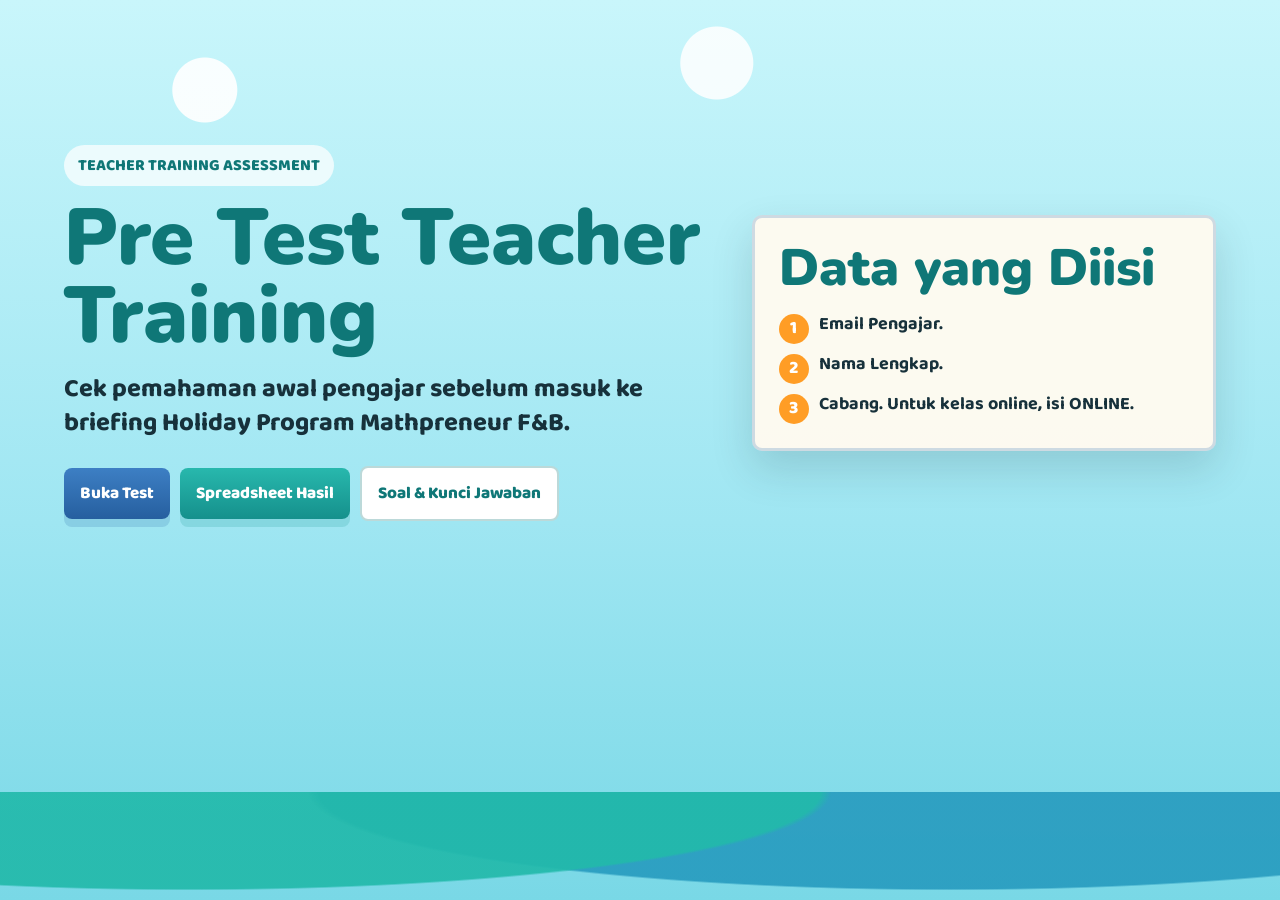
<file: hub.html>
<!doctype html>
<html lang="id">
<head>
  <meta charset="utf-8">
  <meta name="viewport" content="width=device-width, initial-scale=1">
  <title>Pre Test Teacher Training</title>
  <style>

@import url('https://fonts.googleapis.com/css2?family=Baloo+2:wght@500;700;800&family=Nunito:wght@700;800;900&display=swap');
:root {
  --teal: #0f7777;
  --teal-dark: #0a6564;
  --sea: #24aaa6;
  --blue: #2c66ad;
  --ink: #17313b;
  --muted: #5d7480;
  --paper: #fffaf0;
  --yellow: #ffd35c;
  --orange: #ff9d25;
  --coral: #f06e61;
  --mint: #daf4df;
  --line: rgba(15, 119, 119, .24);
  --shadow: 0 18px 42px rgba(22, 50, 59, .16);
}
* { box-sizing: border-box; }
html { scroll-behavior: smooth; }
body {
  margin: 0;
  min-height: 100vh;
  font-family: "Baloo 2", "Nunito", system-ui, -apple-system, BlinkMacSystemFont, "Segoe UI", sans-serif;
  color: var(--ink);
  background:
    radial-gradient(circle at 16% 10%, rgba(255,255,255,.9) 0 32px, transparent 33px),
    radial-gradient(circle at 56% 7%, rgba(255,255,255,.85) 0 36px, transparent 37px),
    linear-gradient(180deg, #c9f6fb 0%, #9fe6f2 58%, #79d8e6 100%);
}
body::after {
  content: "";
  position: fixed;
  left: -5vw;
  right: -5vw;
  bottom: -4vh;
  height: 16vh;
  background:
    radial-gradient(80% 120% at 18% 0%, rgba(34,185,170,.92) 0 56%, transparent 57%),
    radial-gradient(80% 120% at 72% 0%, rgba(38,154,190,.9) 0 56%, transparent 57%);
  pointer-events: none;
  z-index: 0;
}
a { color: inherit; }
.page, .test-shell { position: relative; z-index: 1; }
.hero {
  min-height: 74vh;
  padding: 46px clamp(20px, 5vw, 76px);
  display: grid;
  grid-template-columns: minmax(0, 1.02fr) minmax(300px, .72fr);
  gap: 30px;
  align-items: center;
}
.eyebrow {
  display: inline-flex;
  width: fit-content;
  align-items: center;
  margin: 0 0 14px;
  padding: 8px 14px;
  border-radius: 999px;
  background: rgba(255,255,255,.72);
  color: var(--teal);
  font-size: 16px;
  font-weight: 900;
  text-transform: uppercase;
}
h1, h2, h3, p { margin-top: 0; }
h1, h2, h3 {
  font-family: "Nunito", "Baloo 2", system-ui, sans-serif;
  letter-spacing: 0;
  font-weight: 900;
}
h1 {
  color: var(--teal);
  font-size: clamp(44px, 6.2vw, 82px);
  line-height: .98;
  margin-bottom: 16px;
}
h2 {
  color: var(--teal);
  font-size: clamp(32px, 4vw, 54px);
  line-height: 1.04;
  margin-bottom: 14px;
}
h3 {
  color: var(--blue);
  font-size: 26px;
  line-height: 1.1;
  margin-bottom: 10px;
}
.lead {
  max-width: 920px;
  font-size: clamp(20px, 2vw, 29px);
  line-height: 1.33;
  font-weight: 750;
}
.sublead, .card p, .card li, .panel p, .panel li {
  font-size: clamp(17px, 1.2vw, 21px);
  line-height: 1.38;
  font-weight: 650;
}
.panel, .card, .test-card, .question-card, .metric-card {
  background: rgba(255,250,240,.96);
  border: 3px solid rgba(44,102,173,.22);
  border-radius: 10px;
  box-shadow: var(--shadow);
}
.panel { padding: 24px; }
.section { padding: 26px clamp(20px, 5vw, 76px) 60px; }
.grid { display: grid; gap: 16px; }
.grid-2 { grid-template-columns: repeat(2, minmax(0, 1fr)); }
.grid-3 { grid-template-columns: repeat(3, minmax(0, 1fr)); }
.card { padding: 20px; min-height: 160px; }
.button-row, .quick-links, .actions {
  display: flex;
  flex-wrap: wrap;
  gap: 10px;
  align-items: center;
}
.button {
  display: inline-flex;
  align-items: center;
  justify-content: center;
  min-height: 46px;
  padding: 12px 16px;
  border-radius: 8px;
  border: 0;
  background: linear-gradient(180deg, #3d7fc4, #265f9f);
  color: #fff;
  text-decoration: none;
  font-weight: 900;
  font-family: inherit;
  font-size: 17px;
  cursor: pointer;
  box-shadow: 0 8px 0 rgba(38,95,159,.18);
}
.button.secondary { background: linear-gradient(180deg, #28b8ad, #15908c); box-shadow: 0 8px 0 rgba(21,144,140,.18); }
.button.light { background: #fff; color: var(--teal); border: 2px solid rgba(15,119,119,.28); box-shadow: none; }
.button.warn { background: linear-gradient(180deg, #ffb038, #f08b1d); color: #3e2900; }
.button:disabled { opacity: .58; cursor: not-allowed; }
.tag {
  display: inline-flex;
  padding: 8px 12px;
  border-radius: 999px;
  background: var(--yellow);
  color: #684400;
  font-weight: 900;
}
.tag.blue { background: #cbe2ff; color: #174e8c; }
.tag.green { background: var(--mint); color: #236326; }
.test-shell { padding: 34px clamp(18px, 4vw, 66px) 70px; }
.test-card { padding: clamp(20px, 3vw, 34px); margin-bottom: 18px; }
.test-landing {
  display: grid;
  grid-template-columns: minmax(0, .95fr) minmax(300px, .82fr);
  gap: 24px;
  align-items: start;
}
.steps { margin: 18px 0 0; padding: 0; list-style: none; display: grid; gap: 10px; }
.steps li { display: flex; gap: 10px; align-items: flex-start; font-size: 18px; font-weight: 800; line-height: 1.22; }
.steps span {
  flex: 0 0 30px;
  width: 30px;
  height: 30px;
  border-radius: 50%;
  background: var(--orange);
  color: white;
  display: inline-grid;
  place-items: center;
}
.teacher-menu {
  margin-top: 18px;
  background: #14343c;
  color: white;
  border-radius: 10px;
  padding: 12px 14px;
}
.teacher-menu summary { cursor: pointer; font-weight: 900; color: var(--yellow); }
.teacher-menu li { margin: 6px 0; line-height: 1.25; }
.form-grid {
  display: grid;
  grid-template-columns: repeat(2, minmax(0, 1fr));
  gap: 14px;
}
.field label { display: block; font-size: 15px; font-weight: 900; color: var(--teal-dark); margin-bottom: 5px; }
.field input, .field select {
  width: 100%;
  min-height: 46px;
  border-radius: 8px;
  border: 2px solid rgba(15,119,119,.28);
  background: white;
  padding: 10px 12px;
  font: 800 17px "Baloo 2", "Nunito", sans-serif;
  color: var(--ink);
}
.hidden { display: none !important; }
.quiz-topline { display: flex; flex-wrap: wrap; gap: 8px; margin-bottom: 12px; }
.quiz-pill {
  display: inline-flex;
  padding: 7px 11px;
  border-radius: 999px;
  background: #e0f5ff;
  color: var(--blue);
  font-weight: 900;
}
.question-card { padding: 20px; margin: 16px 0; }
.question-card h3 { color: var(--teal-dark); font-size: clamp(22px, 2.1vw, 31px); }
.option-label {
  display: flex;
  gap: 10px;
  align-items: flex-start;
  margin: 10px 0;
  padding: 12px 14px;
  border-radius: 8px;
  background: rgba(255,255,255,.75);
  border: 2px solid rgba(44,102,173,.16);
  font-size: clamp(17px, 1.18vw, 21px);
  line-height: 1.24;
  font-weight: 750;
}
.option-label input { margin-top: 5px; transform: scale(1.15); }
.status-box {
  min-height: 44px;
  margin-top: 12px;
  padding: 10px 12px;
  border-radius: 8px;
  font-weight: 900;
  display: none;
}
.status-box.warn, .status-box.ok, .status-box.err { display: block; }
.status-box.warn { background: #fff1b8; color: #735000; }
.status-box.ok { background: #ddf8df; color: #17691e; }
.status-box.err { background: #ffe0dc; color: #9b2a1f; }
.results-summary {
  display: grid;
  grid-template-columns: repeat(4, minmax(0, 1fr));
  gap: 14px;
  margin-bottom: 18px;
}
.metric-card { padding: 18px; text-align: center; }
.metric-card strong { display: block; font-size: 42px; color: var(--teal); line-height: 1; }
.metric-card span { font-weight: 900; color: var(--blue); }
.filter-row { display: grid; grid-template-columns: repeat(5, minmax(160px, 1fr)); gap: 12px; }
.table-wrap { overflow-x: auto; border-radius: 10px; box-shadow: var(--shadow); }
table { width: 100%; min-width: 980px; border-collapse: collapse; background: rgba(255,250,240,.96); }
th, td { padding: 11px 12px; border: 2px solid rgba(15,119,119,.16); text-align: left; vertical-align: top; font-size: 15px; line-height: 1.22; }
th { background: var(--blue); color: white; font-size: 16px; }
td strong { color: var(--teal-dark); }
.answer-list { display: grid; gap: 14px; }
.answer-block { padding: 20px; }
.answer-block ol { margin: 0; padding-left: 24px; }
.answer-block li { margin: 9px 0; font-size: 17px; font-weight: 700; line-height: 1.3; }
.answer-key { display: inline-flex; min-width: 32px; justify-content: center; border-radius: 999px; background: var(--yellow); color: #684400; font-weight: 900; margin-right: 8px; }
.footer-note { color: var(--muted); font-weight: 800; padding: 0 clamp(20px, 5vw, 76px) 34px; position: relative; z-index: 1; }
@media (max-width: 980px) {
  .hero, .test-landing, .grid-2, .grid-3, .form-grid, .results-summary, .filter-row { grid-template-columns: 1fr; }
  .hero { min-height: auto; }
  h1 { font-size: clamp(38px, 12vw, 58px); }
  .test-shell { padding-bottom: 90px; }
}

.field-hint { margin: 6px 0 0; color: var(--muted); font-size: 14px; font-weight: 800; line-height: 1.25; }

  </style>
</head>
<body>
<main class="page">
  <section class="hero">
    <div>
      <p class="eyebrow">Teacher Training Assessment</p>
      <h1>Pre Test Teacher Training</h1>
      <p class="lead">Cek pemahaman awal pengajar sebelum masuk ke briefing Holiday Program Mathpreneur F&amp;B.</p>
      <div class="button-row">
        <a class="button" href="test.html">Buka Test</a>
        <a class="button secondary" href="results-dashboard.html">Spreadsheet Hasil</a>
        <a class="button light" href="answer-key.html">Soal & Kunci Jawaban</a>
      </div>
    </div>
    <div class="panel">
      <h2>Data yang Diisi</h2>
      <ul class="steps">
        <li><span>1</span><strong>Email Pengajar.</strong></li>
        <li><span>2</span><strong>Nama Lengkap.</strong></li>
        <li><span>3</span><strong>Cabang. Untuk kelas online, isi ONLINE.</strong></li>
      </ul>
    </div>
  </section>
</main>

</body>
</html>
</file>
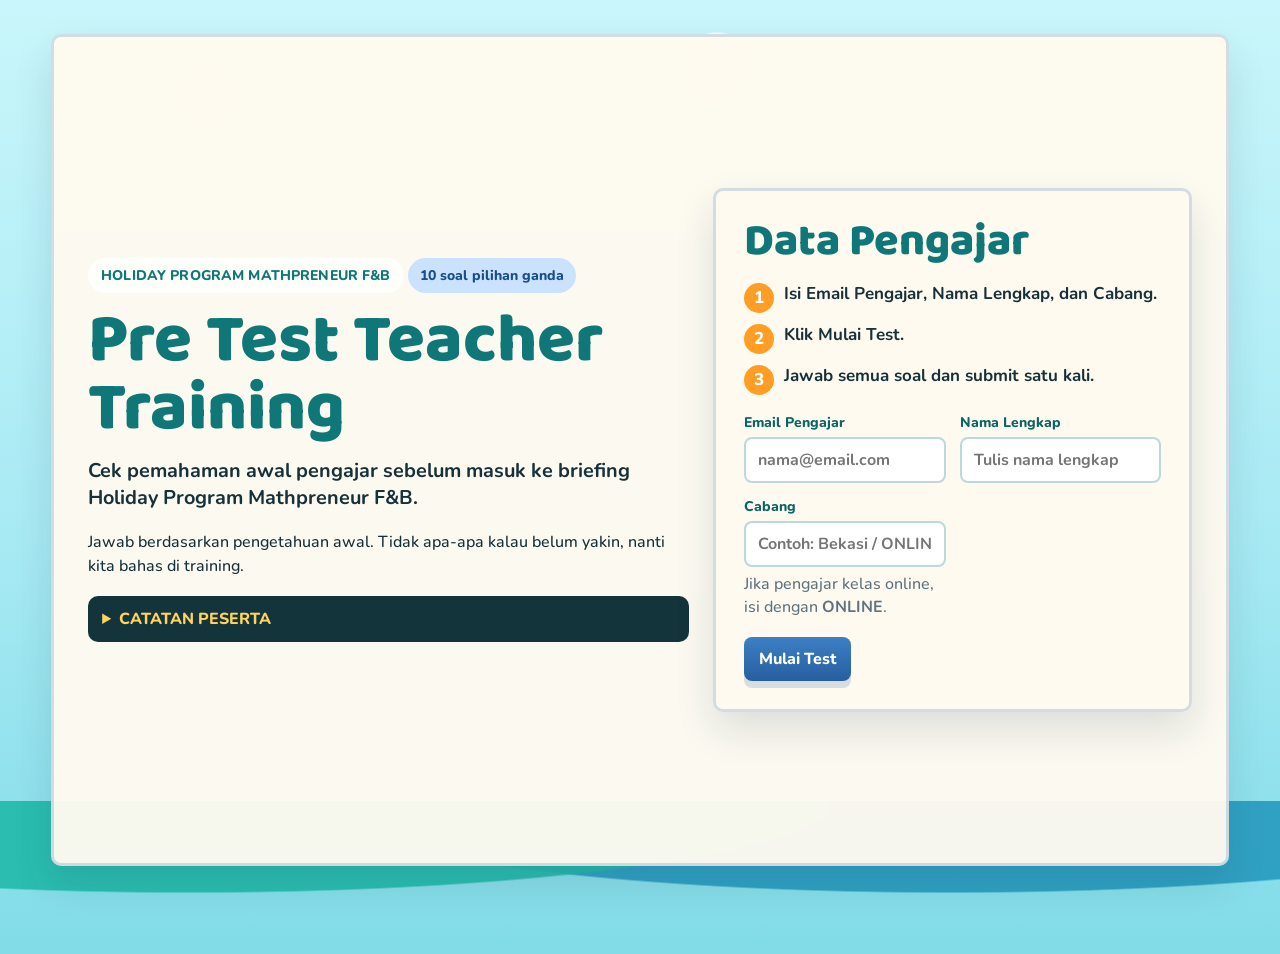
<file: test.html>
<!doctype html>
<html lang="id">
<head>
  <meta charset="utf-8">
  <meta name="viewport" content="width=device-width, initial-scale=1">
  <title>Pre Test Teacher Training</title>
  <style>

@import url('https://fonts.googleapis.com/css2?family=Baloo+2:wght@500;600;700;800&family=Nunito:wght@500;600;700;800;900&display=swap');
:root {
  --teal: #0f7777;
  --teal-dark: #0a6564;
  --sea: #24aaa6;
  --blue: #2c66ad;
  --ink: #17313b;
  --muted: #5d7480;
  --paper: #fffaf0;
  --yellow: #ffd35c;
  --orange: #ff9d25;
  --mint: #daf4df;
  --line: rgba(15, 119, 119, .22);
  --shadow: 0 18px 38px rgba(22, 50, 59, .13);
}
* { box-sizing: border-box; }
html { scroll-behavior: smooth; }
body {
  margin: 0;
  min-height: 100vh;
  font-family: "Nunito", "Baloo 2", system-ui, -apple-system, BlinkMacSystemFont, "Segoe UI", sans-serif;
  color: var(--ink);
  background:
    radial-gradient(circle at 16% 10%, rgba(255,255,255,.88) 0 30px, transparent 31px),
    radial-gradient(circle at 56% 7%, rgba(255,255,255,.82) 0 34px, transparent 35px),
    linear-gradient(180deg, #c9f6fb 0%, #a8eaf4 56%, #81dce8 100%);
}
body::after {
  content: "";
  position: fixed;
  left: -5vw;
  right: -5vw;
  bottom: -4vh;
  height: 15vh;
  background:
    radial-gradient(80% 120% at 18% 0%, rgba(34,185,170,.92) 0 56%, transparent 57%),
    radial-gradient(80% 120% at 72% 0%, rgba(38,154,190,.9) 0 56%, transparent 57%);
  pointer-events: none;
  z-index: 0;
}
a { color: inherit; }
.page, .test-shell { position: relative; z-index: 1; }
.test-shell { padding: 34px clamp(18px, 4vw, 66px) 70px; }
.hero {
  min-height: 70vh;
  padding: 44px clamp(20px, 5vw, 76px);
  display: grid;
  grid-template-columns: minmax(0, 1.02fr) minmax(300px, .72fr);
  gap: 30px;
  align-items: center;
}
.eyebrow {
  display: inline-flex;
  width: fit-content;
  align-items: center;
  margin: 0 0 14px;
  padding: 8px 13px;
  border-radius: 999px;
  background: rgba(255,255,255,.72);
  color: var(--teal);
  font: 800 14px "Nunito", sans-serif;
  letter-spacing: .01em;
  text-transform: uppercase;
}
h1, h2, h3, p { margin-top: 0; }
h1, h2, h3 {
  font-family: "Baloo 2", "Nunito", system-ui, sans-serif;
  letter-spacing: 0;
}
h1 {
  color: var(--teal);
  font-size: clamp(42px, 5.4vw, 72px);
  line-height: .98;
  margin-bottom: 14px;
  font-weight: 800;
}
h2 {
  color: var(--teal);
  font-size: clamp(30px, 3.5vw, 46px);
  line-height: 1.04;
  margin-bottom: 14px;
  font-weight: 800;
}
h3 {
  color: var(--blue);
  font-size: clamp(20px, 1.65vw, 26px);
  line-height: 1.16;
  margin-bottom: 10px;
  font-weight: 800;
}
.lead {
  max-width: 820px;
  font-size: clamp(18px, 1.55vw, 24px);
  line-height: 1.38;
  font-weight: 700;
}
.sublead, .card p, .card li, .panel p, .panel li {
  font-size: clamp(16px, 1.05vw, 19px);
  line-height: 1.45;
  font-weight: 500;
}
.panel, .card, .test-card, .question-card, .metric-card {
  background: rgba(255,250,240,.96);
  border: 3px solid rgba(44,102,173,.20);
  border-radius: 10px;
  box-shadow: var(--shadow);
}
.panel { padding: clamp(20px, 2.2vw, 28px); }
.section { padding: 26px clamp(20px, 5vw, 76px) 60px; }
.grid { display: grid; gap: 16px; }
.grid-2 { grid-template-columns: repeat(2, minmax(0, 1fr)); }
.grid-3 { grid-template-columns: repeat(3, minmax(0, 1fr)); }
.card { padding: 20px; min-height: 150px; }
.button-row, .quick-links, .actions {
  display: flex;
  flex-wrap: wrap;
  gap: 10px;
  align-items: center;
}
.button {
  display: inline-flex;
  align-items: center;
  justify-content: center;
  min-height: 44px;
  padding: 11px 15px;
  border-radius: 8px;
  border: 0;
  background: linear-gradient(180deg, #3d7fc4, #265f9f);
  color: #fff;
  text-decoration: none;
  font-weight: 800;
  font-family: "Nunito", sans-serif;
  font-size: 16px;
  cursor: pointer;
  box-shadow: 0 7px 0 rgba(38,95,159,.18);
}
.button.secondary { background: linear-gradient(180deg, #28b8ad, #15908c); box-shadow: 0 7px 0 rgba(21,144,140,.18); }
.button.light { background: #fff; color: var(--teal); border: 2px solid rgba(15,119,119,.28); box-shadow: none; }
.button.warn { background: linear-gradient(180deg, #ffb038, #f08b1d); color: #3e2900; }
.button:disabled { opacity: .58; cursor: not-allowed; }
.tag {
  display: inline-flex;
  padding: 8px 12px;
  border-radius: 999px;
  background: var(--yellow);
  color: #684400;
  font-size: 14px;
  font-weight: 800;
}
.tag.blue { background: #cbe2ff; color: #174e8c; }
.tag.green { background: var(--mint); color: #236326; }
.test-card { padding: clamp(20px, 3vw, 34px); margin-bottom: 18px; }
.test-landing {
  min-height: calc(100vh - 68px);
  display: grid;
  grid-template-columns: minmax(0, .98fr) minmax(310px, .78fr);
  gap: 24px;
  align-items: center;
}
.steps { margin: 18px 0 0; padding: 0; list-style: none; display: grid; gap: 11px; }
.steps li { display: flex; gap: 10px; align-items: flex-start; font-size: 17px; font-weight: 600; line-height: 1.28; }
.steps strong { font-weight: 700; }
.steps span {
  flex: 0 0 30px;
  width: 30px;
  height: 30px;
  border-radius: 50%;
  background: var(--orange);
  color: white;
  display: inline-grid;
  place-items: center;
  font-weight: 800;
}
.teacher-menu {
  margin-top: 18px;
  background: #14343c;
  color: white;
  border-radius: 10px;
  padding: 12px 14px;
}
.teacher-menu summary { cursor: pointer; font-weight: 800; color: var(--yellow); }
.teacher-menu li { margin: 6px 0; line-height: 1.32; font-weight: 500; }
.form-grid {
  display: grid;
  grid-template-columns: repeat(2, minmax(0, 1fr));
  gap: 14px;
}
.field label { display: block; font-size: 14px; font-weight: 800; color: var(--teal-dark); margin-bottom: 5px; }
.field input, .field select {
  width: 100%;
  min-height: 46px;
  border-radius: 8px;
  border: 2px solid rgba(15,119,119,.28);
  background: white;
  padding: 10px 12px;
  font: 700 16px "Nunito", sans-serif;
  color: var(--ink);
}
.field-hint { margin: 6px 0 0; color: var(--muted); font-size: 14px; font-weight: 600; line-height: 1.3; }
.hidden { display: none !important; }
.quiz-topline { display: flex; flex-wrap: wrap; gap: 8px; margin-bottom: 12px; }
.quiz-pill {
  display: inline-flex;
  padding: 7px 11px;
  border-radius: 999px;
  background: #e0f5ff;
  color: var(--blue);
  font-size: 14px;
  font-weight: 800;
}
.question-card { padding: 20px; margin: 16px 0; }
.question-card h3 { color: var(--teal-dark); font-size: clamp(20px, 1.55vw, 25px); font-weight: 800; }
.option-label {
  display: flex;
  gap: 10px;
  align-items: flex-start;
  margin: 10px 0;
  padding: 12px 14px;
  border-radius: 8px;
  background: rgba(255,255,255,.78);
  border: 2px solid rgba(44,102,173,.15);
  font-size: clamp(16px, 1vw, 18px);
  line-height: 1.34;
  font-weight: 500;
}
.option-label strong { font-weight: 800; }
.option-label input { margin-top: 4px; transform: scale(1.08); }
.status-box {
  min-height: 42px;
  margin-top: 12px;
  padding: 10px 12px;
  border-radius: 8px;
  font-weight: 700;
  display: none;
}
.status-box.warn, .status-box.ok, .status-box.err { display: block; }
.status-box.warn { background: #fff1b8; color: #735000; }
.status-box.ok { background: #ddf8df; color: #17691e; }
.status-box.err { background: #ffe0dc; color: #9b2a1f; }
.results-summary {
  display: grid;
  grid-template-columns: repeat(4, minmax(0, 1fr));
  gap: 14px;
  margin-bottom: 18px;
}
.metric-card { padding: 18px; text-align: center; }
.metric-card strong { display: block; font-size: 40px; color: var(--teal); line-height: 1; font-weight: 800; }
.metric-card span { font-weight: 800; color: var(--blue); }
.filter-row { display: grid; grid-template-columns: repeat(3, minmax(160px, 1fr)); gap: 12px; }
.table-wrap { overflow-x: auto; border-radius: 10px; box-shadow: var(--shadow); }
table { width: 100%; min-width: 920px; border-collapse: collapse; background: rgba(255,250,240,.96); }
th, td { padding: 11px 12px; border: 2px solid rgba(15,119,119,.16); text-align: left; vertical-align: top; font-size: 14px; line-height: 1.28; font-weight: 500; }
th { background: var(--blue); color: white; font-size: 15px; font-weight: 800; }
td strong { color: var(--teal-dark); font-weight: 800; }
.answer-list { display: grid; gap: 14px; }
.answer-block { padding: 20px; }
.answer-block ol { margin: 0; padding-left: 24px; }
.answer-block li { margin: 9px 0; font-size: 16px; font-weight: 500; line-height: 1.35; }
.answer-key { display: inline-flex; min-width: 32px; justify-content: center; border-radius: 999px; background: var(--yellow); color: #684400; font-weight: 800; margin-right: 8px; }
.footer-note { color: var(--muted); font-weight: 700; padding: 0 clamp(20px, 5vw, 76px) 34px; position: relative; z-index: 1; }
@media (max-width: 980px) {
  .hero, .test-landing, .grid-2, .grid-3, .form-grid, .results-summary, .filter-row { grid-template-columns: 1fr; }
  .hero { min-height: auto; }
  .test-landing { align-items: start; }
  h1 { font-size: clamp(38px, 12vw, 58px); }
  .test-shell { padding-bottom: 90px; }
}

  </style>
</head>
<body>
<main class="test-shell">
  <form id="testForm">
    <section class="test-card test-landing" id="introCard">
      <div>
        <p class="eyebrow">Holiday Program Mathpreneur F&B</p>
        <span class="tag blue">10 soal pilihan ganda</span>
        <h1>Pre Test Teacher Training</h1>
        <p class="lead">Cek pemahaman awal pengajar sebelum masuk ke briefing Holiday Program Mathpreneur F&amp;B.</p>
        <p class="sublead">Jawab berdasarkan pengetahuan awal. Tidak apa-apa kalau belum yakin, nanti kita bahas di training.</p>
        <details class="teacher-menu">
          <summary>CATATAN PESERTA</summary>
          <ul>
            <li>Isi data pengajar dengan benar sebelum mulai.</li>
            <li>Untuk pengajar kelas online, isi kolom Cabang dengan <strong>ONLINE</strong>.</li>
            <li>Test hanya bisa disubmit satu kali per email untuk halaman ini.</li>
          </ul>
        </details>
      </div>
      <div class="panel">
        <h2>Data Pengajar</h2>
        <ul class="steps">
          <li><span>1</span><strong>Isi Email Pengajar, Nama Lengkap, dan Cabang.</strong></li>
          <li><span>2</span><strong>Klik Mulai Test.</strong></li>
          <li><span>3</span><strong>Jawab semua soal dan submit satu kali.</strong></li>
        </ul>
        <div class="form-grid" style="margin-top:18px">
          <div class="field">
            <label for="email">Email Pengajar</label>
            <input id="email" name="email" type="email" placeholder="nama@email.com" autocomplete="email" required>
          </div>
          <div class="field">
            <label for="teacherName">Nama Lengkap</label>
            <input id="teacherName" name="teacherName" type="text" placeholder="Tulis nama lengkap" autocomplete="name" required>
          </div>
          <div class="field">
            <label for="branchName">Cabang</label>
            <input id="branchName" name="branchName" type="text" placeholder="Contoh: Bekasi / ONLINE" required>
            <p class="field-hint">Jika pengajar kelas online, isi dengan <strong>ONLINE</strong>.</p>
          </div>
        </div>
        <div class="actions" style="margin-top:18px">
          <button class="button" type="button" id="startButton">Mulai Test</button>
        </div>
        <div class="status-box" id="statusBox" role="status"></div>
      </div>
    </section>
    <section class="test-card hidden" id="quizCard">
      <div class="quiz-topline">
        <span class="quiz-pill">Teacher Training</span>
        <span class="quiz-pill">Pre Test</span>
        <span class="quiz-pill" id="quizParticipant">Pengajar</span>
      </div>
      <h1>Pre Test Teacher Training</h1>
      <p class="lead">Pilih satu jawaban yang paling tepat.</p>
      <section class="question-card">
  <h3>1. Tujuan utama Holiday Program Mathpreneur F&amp;B adalah ...</h3>
  <label class="option-label">
    <input type="radio" name="q1" value="A" required>
    <strong>A.</strong> Siswa menghafal resep makanan sebanyak mungkin.
  </label>
  <label class="option-label">
    <input type="radio" name="q1" value="B" required>
    <strong>B.</strong> Siswa belajar membuat ide produk F&amp;B, menghitung sederhana, dan mempresentasikan produknya.
  </label>
  <label class="option-label">
    <input type="radio" name="q1" value="C" required>
    <strong>C.</strong> Siswa hanya menonton guru menjelaskan bisnis.
  </label>
  <label class="option-label">
    <input type="radio" name="q1" value="D" required>
    <strong>D.</strong> Siswa mengikuti lomba memasak tanpa worksheet.
  </label>
</section>
<section class="question-card">
  <h3>2. Perbedaan utama kelas offline dan online dalam program ini adalah ...</h3>
  <label class="option-label">
    <input type="radio" name="q2" value="A" required>
    <strong>A.</strong> Offline tidak memakai matematika, online memakai matematika.
  </label>
  <label class="option-label">
    <input type="radio" name="q2" value="B" required>
    <strong>B.</strong> Offline berakhir dengan market day internal, online berakhir dengan online product showcase.
  </label>
  <label class="option-label">
    <input type="radio" name="q2" value="C" required>
    <strong>C.</strong> Online tidak memakai worksheet sama sekali.
  </label>
  <label class="option-label">
    <input type="radio" name="q2" value="D" required>
    <strong>D.</strong> Offline hanya berisi pre test dan post test.
  </label>
</section>
<section class="question-card">
  <h3>3. Hal paling tepat dilakukan guru sebelum kelas dimulai adalah ...</h3>
  <label class="option-label">
    <input type="radio" name="q3" value="A" required>
    <strong>A.</strong> Mencari file saat siswa sudah masuk kelas.
  </label>
  <label class="option-label">
    <input type="radio" name="q3" value="B" required>
    <strong>B.</strong> Membuka hub GitHub, membaca rundown, mengecek deck, worksheet, dan link penting.
  </label>
  <label class="option-label">
    <input type="radio" name="q3" value="C" required>
    <strong>C.</strong> Menunggu siswa bertanya dulu baru membuka materi.
  </label>
  <label class="option-label">
    <input type="radio" name="q3" value="D" required>
    <strong>D.</strong> Langsung membagikan kunci jawaban agar kelas cepat selesai.
  </label>
</section>
<section class="question-card">
  <h3>4. Dalam kelas online, siswa sebaiknya menyiapkan ...</h3>
  <label class="option-label">
    <input type="radio" name="q4" value="A" required>
    <strong>A.</strong> Worksheet yang sudah diprint, alat tulis, dan device untuk meeting.
  </label>
  <label class="option-label">
    <input type="radio" name="q4" value="B" required>
    <strong>B.</strong> Hanya kamera tanpa alat tulis.
  </label>
  <label class="option-label">
    <input type="radio" name="q4" value="C" required>
    <strong>C.</strong> Produk jualan dari hari pertama.
  </label>
  <label class="option-label">
    <input type="radio" name="q4" value="D" required>
    <strong>D.</strong> Kunci jawaban pre test.
  </label>
</section>
<section class="question-card">
  <h3>5. Jika guru ingin membuka semua kebutuhan mengajar, tempat pertama yang paling aman dibuka adalah ...</h3>
  <label class="option-label">
    <input type="radio" name="q5" value="A" required>
    <strong>A.</strong> Folder acak di laptop pribadi.
  </label>
  <label class="option-label">
    <input type="radio" name="q5" value="B" required>
    <strong>B.</strong> Link hub GitHub sesuai format kelas, online atau offline.
  </label>
  <label class="option-label">
    <input type="radio" name="q5" value="C" required>
    <strong>C.</strong> Chat lama yang belum tentu lengkap.
  </label>
  <label class="option-label">
    <input type="radio" name="q5" value="D" required>
    <strong>D.</strong> Halaman kunci jawaban terlebih dahulu.
  </label>
</section>
<section class="question-card">
  <h3>6. Saat mengajar siswa SD, instruksi yang paling baik adalah ...</h3>
  <label class="option-label">
    <input type="radio" name="q6" value="A" required>
    <strong>A.</strong> Panjang, cepat, dan banyak istilah sulit.
  </label>
  <label class="option-label">
    <input type="radio" name="q6" value="B" required>
    <strong>B.</strong> Pendek, konkret, diberi contoh, lalu siswa diberi waktu mencoba.
  </label>
  <label class="option-label">
    <input type="radio" name="q6" value="C" required>
    <strong>C.</strong> Hanya dibaca dari slide tanpa interaksi.
  </label>
  <label class="option-label">
    <input type="radio" name="q6" value="D" required>
    <strong>D.</strong> Selalu menggunakan istilah bisnis orang dewasa.
  </label>
</section>
<section class="question-card">
  <h3>7. Pre test dan post test berguna untuk ...</h3>
  <label class="option-label">
    <input type="radio" name="q7" value="A" required>
    <strong>A.</strong> Mengukur pemahaman awal dan perubahan pemahaman setelah belajar.
  </label>
  <label class="option-label">
    <input type="radio" name="q7" value="B" required>
    <strong>B.</strong> Mengganti seluruh kegiatan worksheet.
  </label>
  <label class="option-label">
    <input type="radio" name="q7" value="C" required>
    <strong>C.</strong> Menentukan siswa boleh ikut kelas atau tidak.
  </label>
  <label class="option-label">
    <input type="radio" name="q7" value="D" required>
    <strong>D.</strong> Membuat siswa menghafal semua nama slide.
  </label>
</section>
<section class="question-card">
  <h3>8. Setelah sesi kelas berakhir, guru perlu mengisi berita acara karena ...</h3>
  <label class="option-label">
    <input type="radio" name="q8" value="A" required>
    <strong>A.</strong> Agar dokumentasi, evaluasi, kendala, dan progres kelas tercatat.
  </label>
  <label class="option-label">
    <input type="radio" name="q8" value="B" required>
    <strong>B.</strong> Agar guru tidak perlu mengajar sesi berikutnya.
  </label>
  <label class="option-label">
    <input type="radio" name="q8" value="C" required>
    <strong>C.</strong> Agar siswa tidak perlu mengerjakan worksheet.
  </label>
  <label class="option-label">
    <input type="radio" name="q8" value="D" required>
    <strong>D.</strong> Agar link GitHub bisa dibuka.
  </label>
</section>
<section class="question-card">
  <h3>9. Jika guru sedang share screen, hal yang perlu diperhatikan adalah ...</h3>
  <label class="option-label">
    <input type="radio" name="q9" value="A" required>
    <strong>A.</strong> Menampilkan semua tab termasuk kunci jawaban.
  </label>
  <label class="option-label">
    <input type="radio" name="q9" value="B" required>
    <strong>B.</strong> Share hanya halaman yang sedang dipakai siswa dan tidak membuka kunci jawaban.
  </label>
  <label class="option-label">
    <input type="radio" name="q9" value="C" required>
    <strong>C.</strong> Membiarkan notifikasi pribadi muncul.
  </label>
  <label class="option-label">
    <input type="radio" name="q9" value="D" required>
    <strong>D.</strong> Membuka dashboard hasil saat siswa sedang mengerjakan soal.
  </label>
</section>
<section class="question-card">
  <h3>10. Kalimat guru yang paling membantu siswa saat ide produknya belum rapi adalah ...</h3>
  <label class="option-label">
    <input type="radio" name="q10" value="A" required>
    <strong>A.</strong> Ini salah, ganti semuanya.
  </label>
  <label class="option-label">
    <input type="radio" name="q10" value="B" required>
    <strong>B.</strong> Idemu sudah punya bahan utama. Yuk kita buat lebih sederhana dan aman dibuat di rumah.
  </label>
  <label class="option-label">
    <input type="radio" name="q10" value="C" required>
    <strong>C.</strong> Tidak usah dikerjakan.
  </label>
  <label class="option-label">
    <input type="radio" name="q10" value="D" required>
    <strong>D.</strong> Tunggu teman lain saja.
  </label>
</section>
      <div class="actions">
        <button class="button secondary" type="submit">Submit Jawaban</button>
      </div>
      <div class="status-box" id="quizStatusBox" role="status"></div>
    </section>
  </form>
</main>
<script>
window.MATHCHAMPS_TEACHER_TRAINING_CONFIG = {
  // Hasil test otomatis tersimpan ke dashboard online setelah folder ini di-upload ke GitHub Pages.
  supabaseUrl: "https://suifgsvtcbrawzdhyuhk.supabase.co",
  storageKey: "sb_publishable_9BdHYLcpIS0B6Z92WxXf_Q_WpWBswLB",
  resultPrefix: "api/math-champs-fnb-teacher-training-results-20260617",

  // Opsional: isi link Google Spreadsheet pribadi jika ingin tombol arsip manual.
  spreadsheetUrl: ""
};

window.TEACHER_TRAINING_TESTS = {
  "pre": {
    "testId": "teacher-training-pre",
    "fileName": "pre-test-teacher-training.html",
    "title": "Pre Test Teacher Training",
    "eyebrow": "10 soal pilihan ganda",
    "kindId": "pre",
    "kind": "Pre Test",
    "description": "Cek pemahaman awal pengajar sebelum masuk ke briefing Holiday Program Mathpreneur F&B.",
    "introNote": "Jawab berdasarkan pengetahuan awal. Tidak apa-apa kalau belum yakin, nanti kita bahas di training.",
    "questions": [
      {
        "question": "Tujuan utama Holiday Program Mathpreneur F&B adalah ...",
        "choices": [
          "Siswa menghafal resep makanan sebanyak mungkin.",
          "Siswa belajar membuat ide produk F&B, menghitung sederhana, dan mempresentasikan produknya.",
          "Siswa hanya menonton guru menjelaskan bisnis.",
          "Siswa mengikuti lomba memasak tanpa worksheet."
        ],
        "answer": "B"
      },
      {
        "question": "Perbedaan utama kelas offline dan online dalam program ini adalah ...",
        "choices": [
          "Offline tidak memakai matematika, online memakai matematika.",
          "Offline berakhir dengan market day internal, online berakhir dengan online product showcase.",
          "Online tidak memakai worksheet sama sekali.",
          "Offline hanya berisi pre test dan post test."
        ],
        "answer": "B"
      },
      {
        "question": "Hal paling tepat dilakukan guru sebelum kelas dimulai adalah ...",
        "choices": [
          "Mencari file saat siswa sudah masuk kelas.",
          "Membuka hub GitHub, membaca rundown, mengecek deck, worksheet, dan link penting.",
          "Menunggu siswa bertanya dulu baru membuka materi.",
          "Langsung membagikan kunci jawaban agar kelas cepat selesai."
        ],
        "answer": "B"
      },
      {
        "question": "Dalam kelas online, siswa sebaiknya menyiapkan ...",
        "choices": [
          "Worksheet yang sudah diprint, alat tulis, dan device untuk meeting.",
          "Hanya kamera tanpa alat tulis.",
          "Produk jualan dari hari pertama.",
          "Kunci jawaban pre test."
        ],
        "answer": "A"
      },
      {
        "question": "Jika guru ingin membuka semua kebutuhan mengajar, tempat pertama yang paling aman dibuka adalah ...",
        "choices": [
          "Folder acak di laptop pribadi.",
          "Link hub GitHub sesuai format kelas, online atau offline.",
          "Chat lama yang belum tentu lengkap.",
          "Halaman kunci jawaban terlebih dahulu."
        ],
        "answer": "B"
      },
      {
        "question": "Saat mengajar siswa SD, instruksi yang paling baik adalah ...",
        "choices": [
          "Panjang, cepat, dan banyak istilah sulit.",
          "Pendek, konkret, diberi contoh, lalu siswa diberi waktu mencoba.",
          "Hanya dibaca dari slide tanpa interaksi.",
          "Selalu menggunakan istilah bisnis orang dewasa."
        ],
        "answer": "B"
      },
      {
        "question": "Pre test dan post test berguna untuk ...",
        "choices": [
          "Mengukur pemahaman awal dan perubahan pemahaman setelah belajar.",
          "Mengganti seluruh kegiatan worksheet.",
          "Menentukan siswa boleh ikut kelas atau tidak.",
          "Membuat siswa menghafal semua nama slide."
        ],
        "answer": "A"
      },
      {
        "question": "Setelah sesi kelas berakhir, guru perlu mengisi berita acara karena ...",
        "choices": [
          "Agar dokumentasi, evaluasi, kendala, dan progres kelas tercatat.",
          "Agar guru tidak perlu mengajar sesi berikutnya.",
          "Agar siswa tidak perlu mengerjakan worksheet.",
          "Agar link GitHub bisa dibuka."
        ],
        "answer": "A"
      },
      {
        "question": "Jika guru sedang share screen, hal yang perlu diperhatikan adalah ...",
        "choices": [
          "Menampilkan semua tab termasuk kunci jawaban.",
          "Share hanya halaman yang sedang dipakai siswa dan tidak membuka kunci jawaban.",
          "Membiarkan notifikasi pribadi muncul.",
          "Membuka dashboard hasil saat siswa sedang mengerjakan soal."
        ],
        "answer": "B"
      },
      {
        "question": "Kalimat guru yang paling membantu siswa saat ide produknya belum rapi adalah ...",
        "choices": [
          "Ini salah, ganti semuanya.",
          "Idemu sudah punya bahan utama. Yuk kita buat lebih sederhana dan aman dibuat di rumah.",
          "Tidak usah dikerjakan.",
          "Tunggu teman lain saja."
        ],
        "answer": "B"
      }
    ]
  }
};

function renderTeacherTrainingTest(testKey) {
  const TEST_META = window.TEACHER_TRAINING_TESTS[testKey];
  const config = window.MATHCHAMPS_TEACHER_TRAINING_CONFIG || {};

  function setStatus(type, message, targetId = "statusBox") {
    const box = document.getElementById(targetId);
    box.className = "status-box " + type;
    box.textContent = message;
  }
  function clean(value) {
    return String(value ?? "").replace(/[\n\r]+/g, " ").trim();
  }
  function participantKey(email) {
    return TEST_META.testId + "|" + String(email || "").trim().toLowerCase();
  }
  function resultPrefix() {
    return config.resultPrefix + "/" + TEST_META.testId;
  }
  function hasStorageConfig() {
    return Boolean(config.supabaseUrl && config.storageKey && config.resultPrefix);
  }
  function collectAnswers(form) {
    const answers = {};
    TEST_META.questions.forEach((question, index) => {
      const key = "q" + (index + 1);
      answers[key] = form.querySelector('input[name="' + key + '"]:checked')?.value || "";
    });
    return answers;
  }
  function countCorrect(answers) {
    return TEST_META.questions.reduce((count, question, index) => {
      const key = "q" + (index + 1);
      return count + (answers[key] === question.answer ? 1 : 0);
    }, 0);
  }
  function calculateScore(answers) {
    return Math.round((countCorrect(answers) / TEST_META.questions.length) * 100);
  }
  async function listExistingResults() {
    if (!hasStorageConfig()) return [];
    const response = await fetch(config.supabaseUrl + "/storage/v1/object/list/html-pages", {
      method: "POST",
      headers: {
        apikey: config.storageKey,
        Authorization: "Bearer " + config.storageKey,
        "Content-Type": "application/json"
      },
      body: JSON.stringify({
        prefix: resultPrefix(),
        limit: 1000,
        offset: 0,
        sortBy: { column: "created_at", order: "desc" }
      })
    });
    if (!response.ok) throw new Error(await response.text());
    const files = await response.json();
    const rows = [];
    for (const file of files.filter((item) => item.name && item.name.endsWith(".json"))) {
      const url = config.supabaseUrl + "/storage/v1/object/public/html-pages/" + resultPrefix() + "/" + file.name + "?v=" + Date.now();
      const itemResponse = await fetch(url);
      if (itemResponse.ok) rows.push(await itemResponse.json());
    }
    return rows;
  }
  async function hasAlreadySubmitted(email) {
    const key = participantKey(email);
    if (localStorage.getItem("mathchamps-teacher-training-submitted:" + key)) return true;
    const existing = await listExistingResults();
    return existing.some((row) => {
      const rowEmail = String(row.email || row.participant_email || "").trim().toLowerCase();
      const rowTestId = String(row.testId || row.test_id || "");
      return (row.participant_key && row.participant_key === key) || (rowEmail === String(email).trim().toLowerCase() && rowTestId === TEST_META.testId);
    });
  }
  async function saveResponse(payload) {
    if (!hasStorageConfig()) throw new Error("Konfigurasi storage hasil belum lengkap di test-config.js.");
    const random = Math.random().toString(36).slice(2, 10);
    const fileName = Date.now() + "-" + random + ".json";
    const objectPath = resultPrefix() + "/" + fileName;
    const response = await fetch(config.supabaseUrl + "/storage/v1/object/html-pages/" + objectPath, {
      method: "POST",
      headers: {
        apikey: config.storageKey,
        Authorization: "Bearer " + config.storageKey,
        "Content-Type": "application/json",
        "x-upsert": "false"
      },
      body: JSON.stringify(payload)
    });
    if (!response.ok) throw new Error(await response.text());
    return fileName;
  }

  document.getElementById("startButton").addEventListener("click", async () => {
    const form = document.getElementById("testForm");
    const email = form.email.value.trim().toLowerCase();
    const name = clean(form.teacherName.value);
    const branch = clean(form.branchName.value);
    const startButton = document.getElementById("startButton");
    if (!email || !name || !branch) {
      setStatus("warn", "Isi Email Pengajar, Nama Lengkap, dan Cabang dulu ya. Untuk kelas online, isi Cabang dengan ONLINE.");
      return;
    }
    const key = participantKey(email);
    if (localStorage.getItem("mathchamps-teacher-training-submitted:" + key)) {
      setStatus("warn", "Email ini sudah pernah submit test ini di device ini. Jika ada kesalahan, hubungi trainer/admin.");
      return;
    }
    startButton.disabled = true;
    document.getElementById("quizParticipant").textContent = name + " | " + branch;
    document.getElementById("introCard").classList.add("hidden");
    document.getElementById("quizCard").classList.remove("hidden");
    window.scrollTo(0, 0);
  });

  document.getElementById("testForm").addEventListener("submit", async (event) => {
    event.preventDefault();
    const form = event.currentTarget;
    const email = form.email.value.trim().toLowerCase();
    const name = clean(form.teacherName.value);
    const branch = clean(form.branchName.value);
    if (!email || !name || !branch) {
      setStatus("warn", "Isi data pengajar dulu ya sebelum submit.", "quizStatusBox");
      return;
    }
    const answers = collectAnswers(form);
    if (Object.values(answers).some((answer) => !answer)) {
      setStatus("warn", "Masih ada soal yang belum dijawab.", "quizStatusBox");
      return;
    }
    const submitButton = form.querySelector('button[type="submit"]');
    submitButton.disabled = true;
    setStatus("warn", "Menyimpan jawaban ke dashboard hasil...", "quizStatusBox");
    try {
      if (await hasAlreadySubmitted(email)) {
        setStatus("warn", "Email ini sudah pernah submit test ini. Jika ada kesalahan, hubungi trainer/admin.", "quizStatusBox");
        submitButton.disabled = false;
        return;
      }
      const now = new Date();
      const correct = countCorrect(answers);
      const score = calculateScore(answers);
      const answerLabels = TEST_META.questions.map((question, index) => answers["q" + (index + 1)]);
      const payload = {
        submitted_at: now.toISOString(),
        submittedAt: now.toISOString(),
        submitted_date: now.toLocaleDateString("id-ID", { timeZone: "Asia/Jakarta", day: "2-digit", month: "short", year: "numeric" }),
        submitted_time: now.toLocaleTimeString("id-ID", { timeZone: "Asia/Jakarta", hour: "2-digit", minute: "2-digit", second: "2-digit" }),
        program: "Holiday Program Mathpreneur F&B - Teacher Training",
        testId: TEST_META.testId,
        test_id: TEST_META.testId,
        kind: TEST_META.kindId,
        kind_label: TEST_META.kind,
        email,
        participant_email: email,
        name,
        teacherName: name,
        branch,
        branchName: branch,
        classMode: branch.toUpperCase() === "ONLINE" ? "Online" : "Offline",
        correct,
        totalQuestions: TEST_META.questions.length,
        score,
        participant_key: participantKey(email),
        answers,
        answer_labels: answerLabels,
        questions: TEST_META.questions.map((question) => question.question)
      };
      await saveResponse(payload);
      localStorage.setItem("mathchamps-teacher-training-submitted:" + participantKey(email), "1");
      setStatus("ok", "Jawaban tersimpan. Skor kamu: " + score + ". Trainer bisa melihat hasilnya di dashboard.", "quizStatusBox");
    } catch (error) {
      console.error(error);
      setStatus("err", "Jawaban belum berhasil tersimpan. Cek koneksi internet lalu coba submit lagi.", "quizStatusBox");
      submitButton.disabled = false;
    }
  });
}

renderTeacherTrainingTest("pre");
</script>
</body>
</html>
</file>
